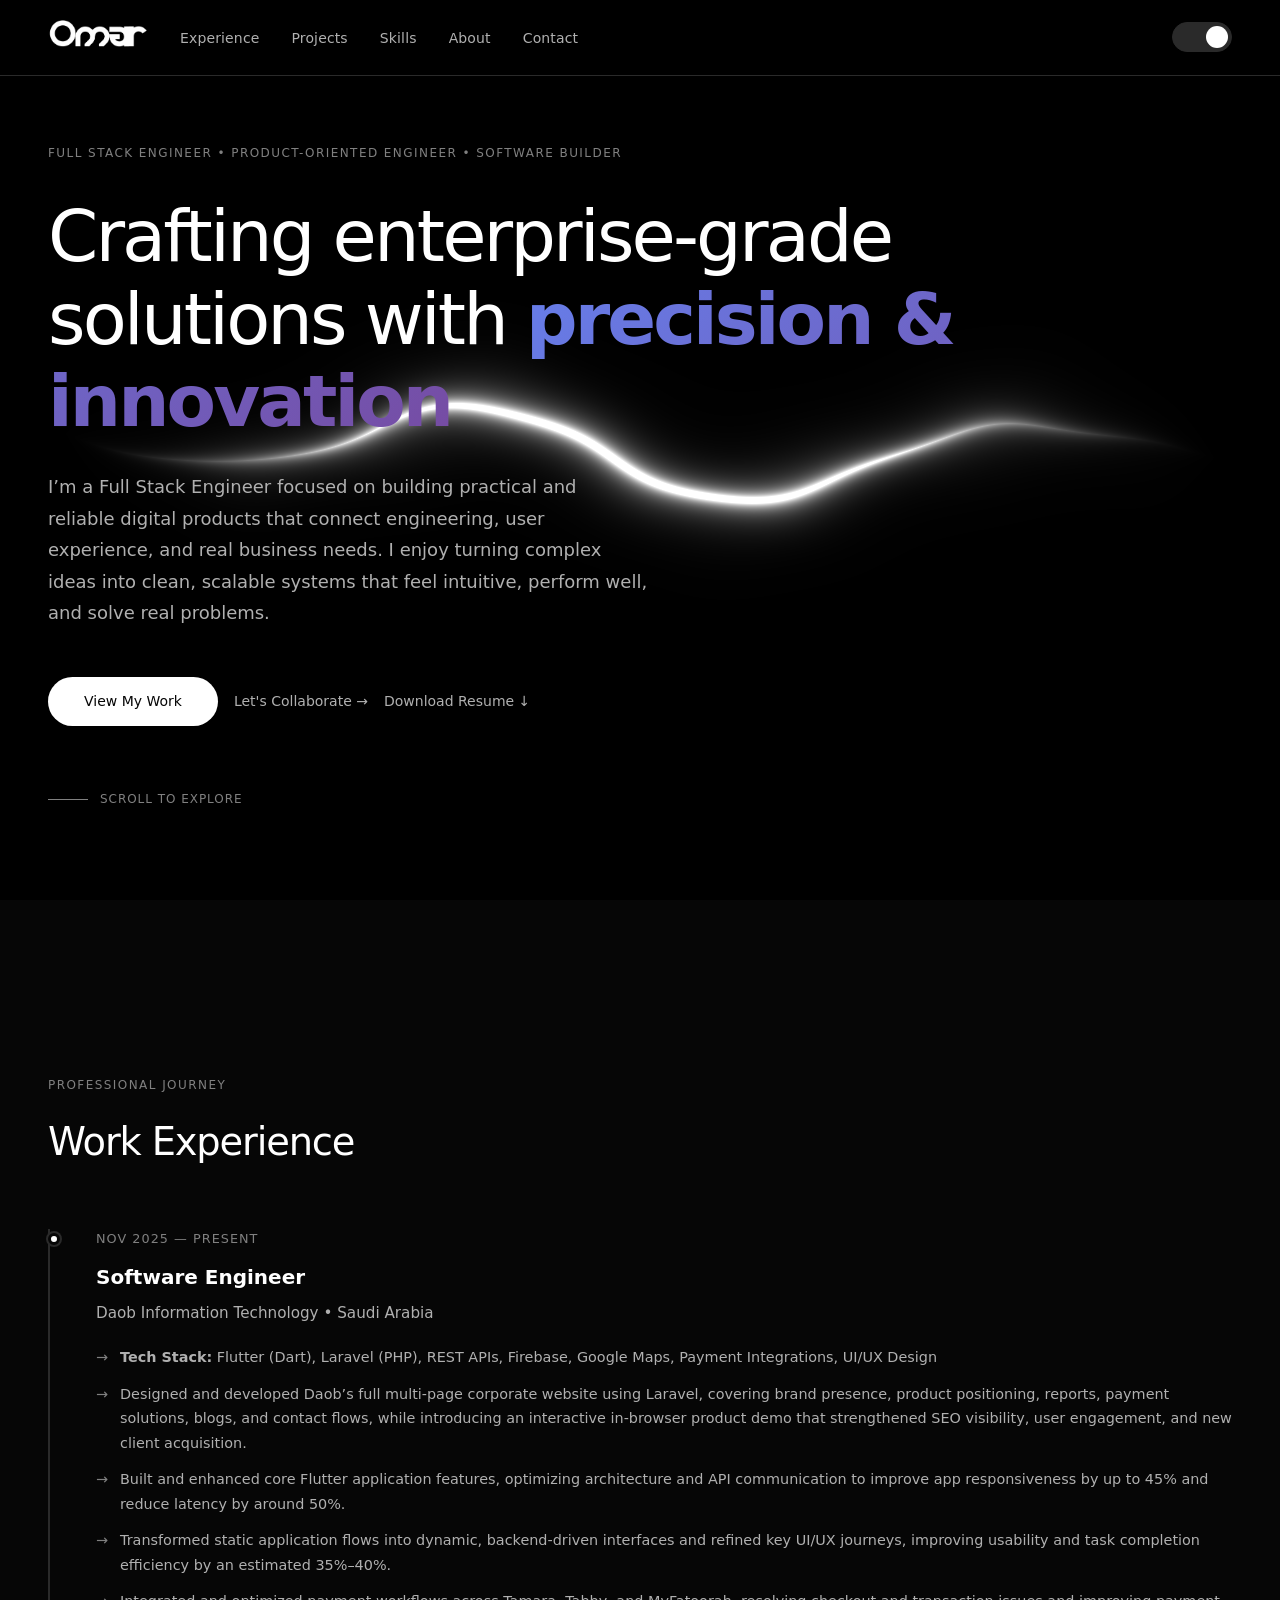
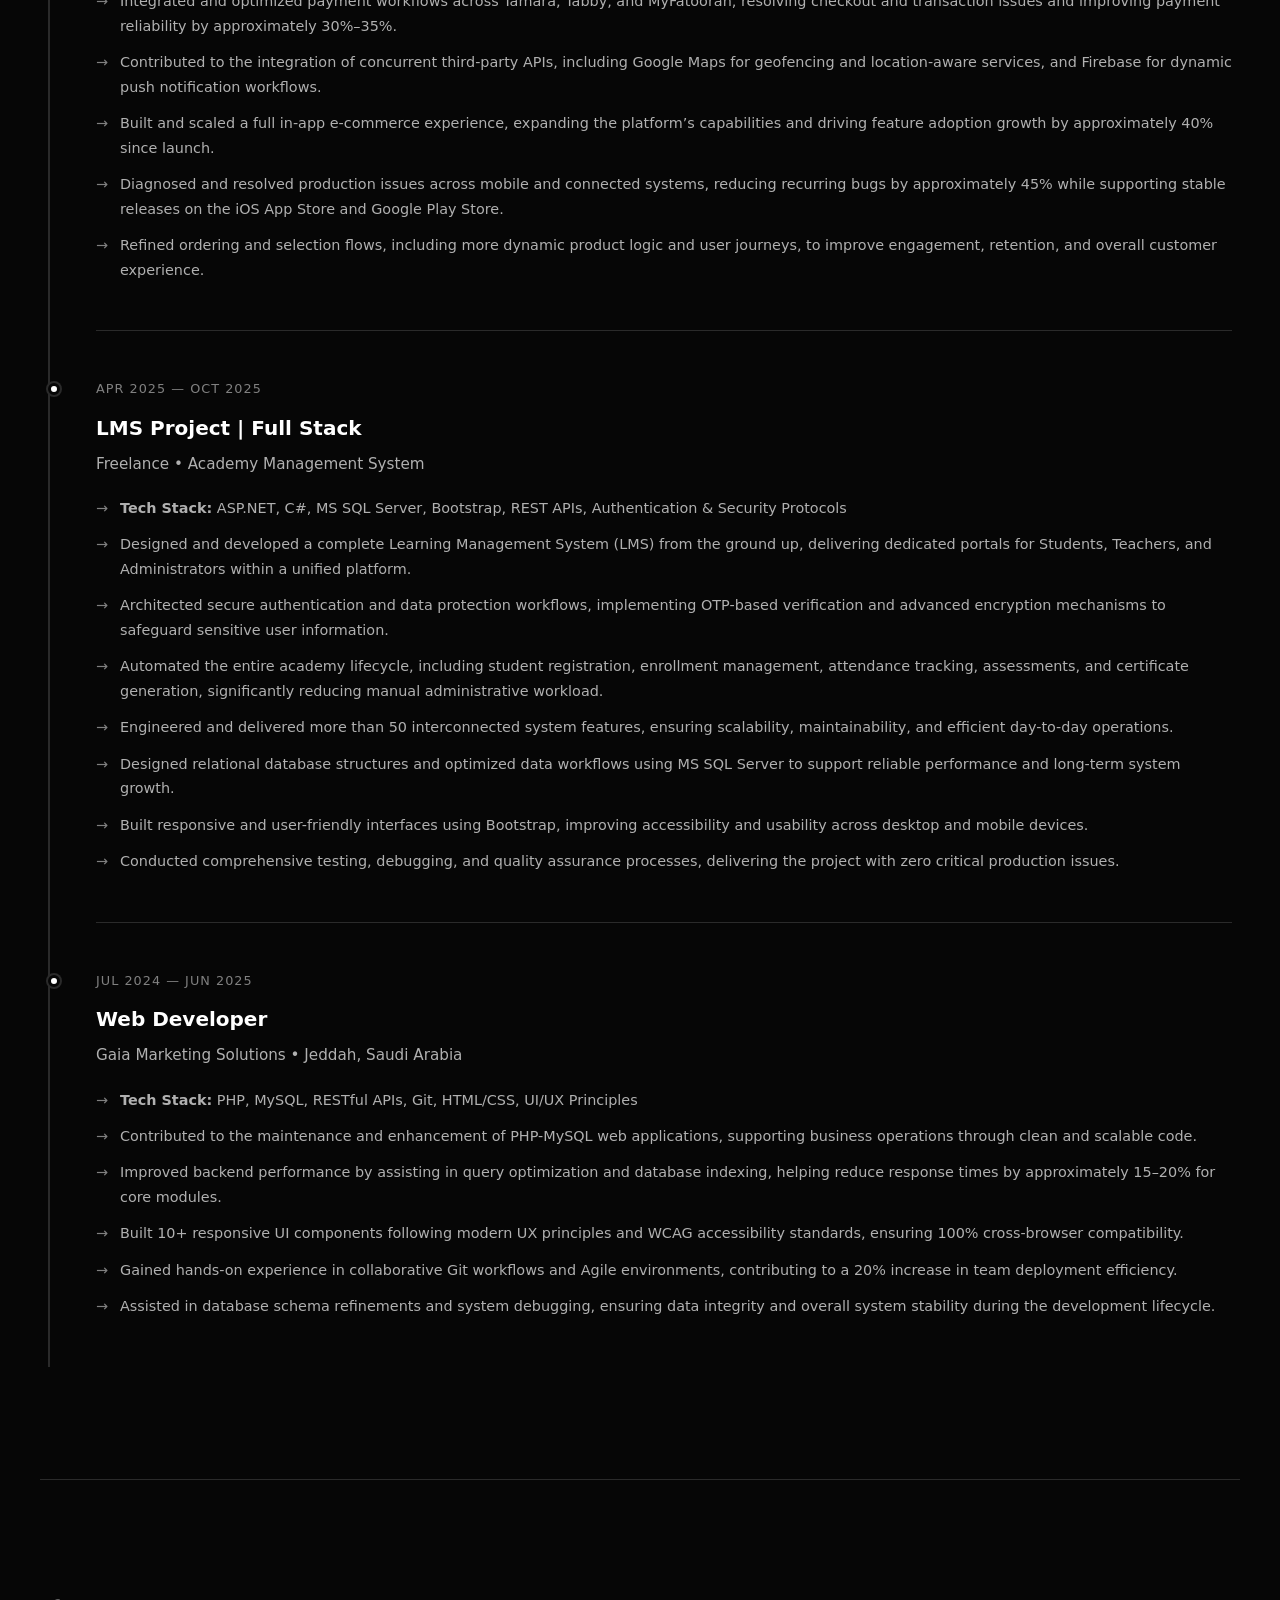
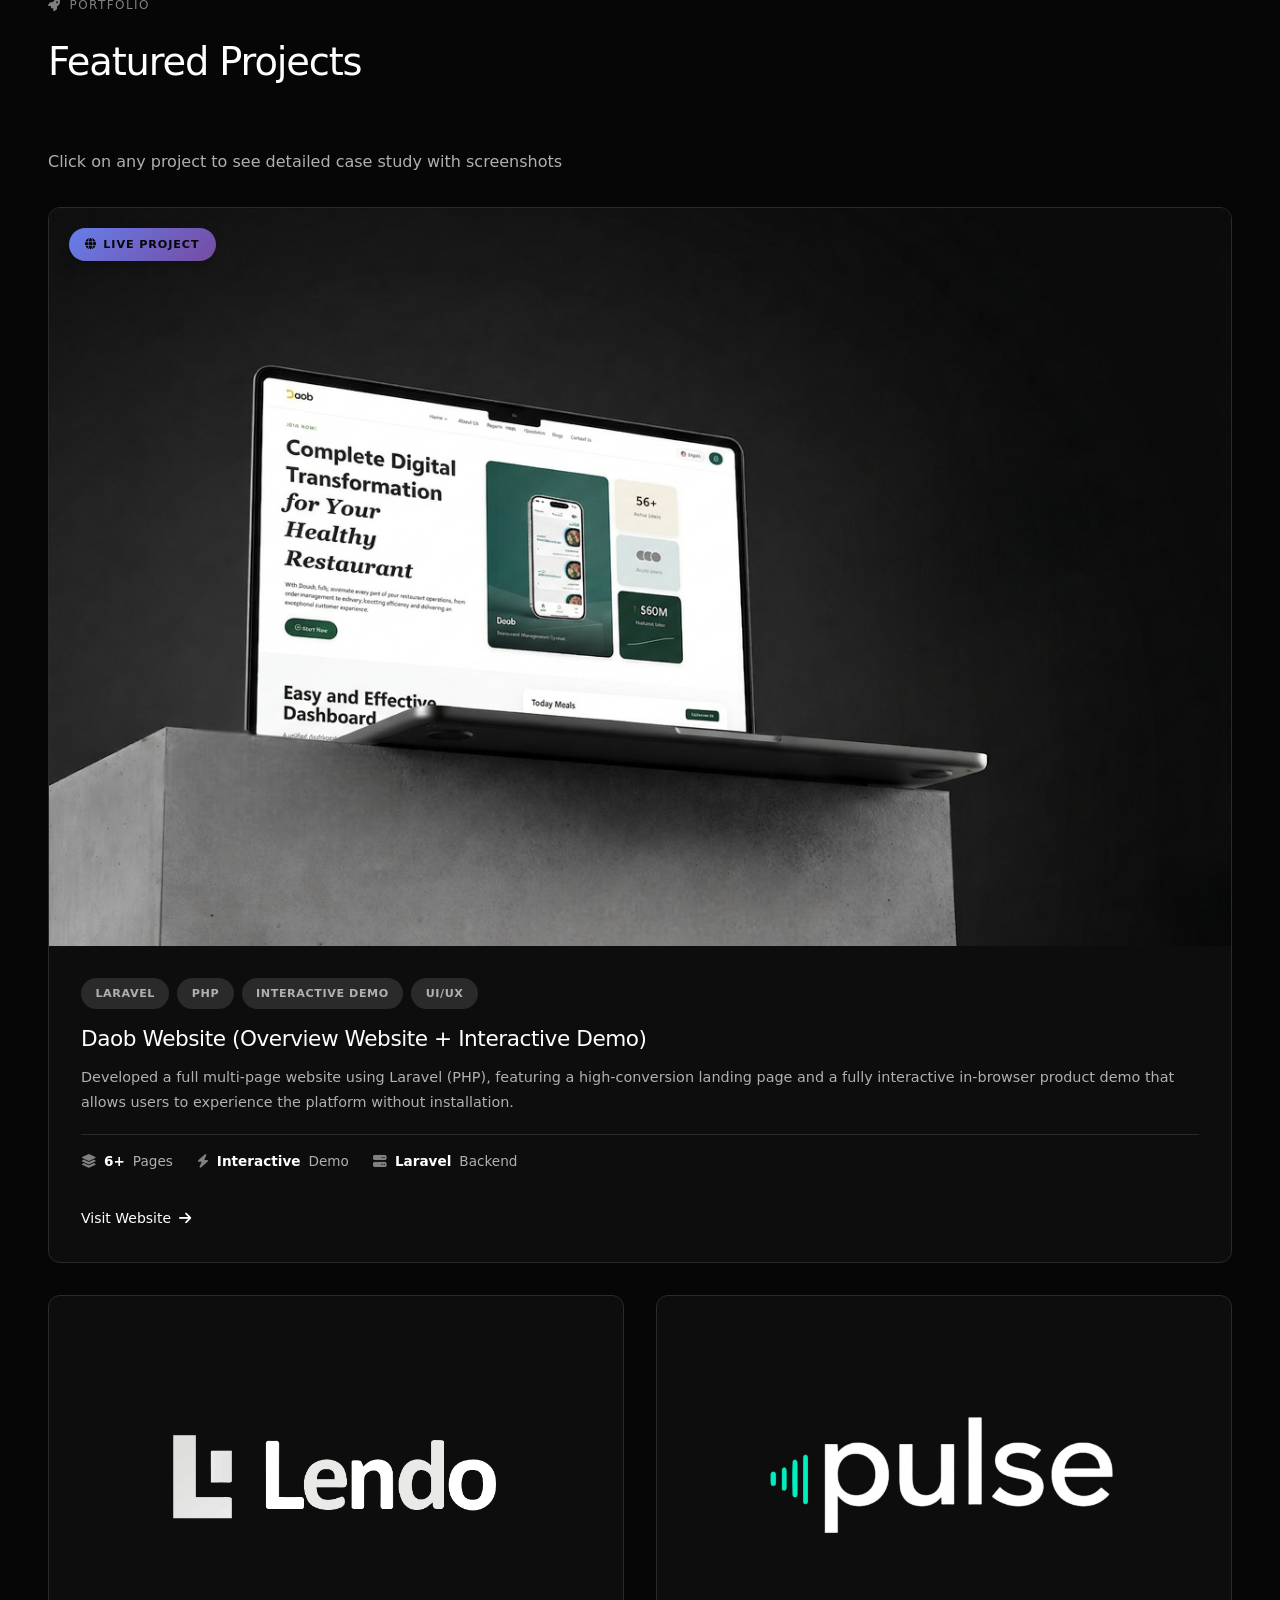
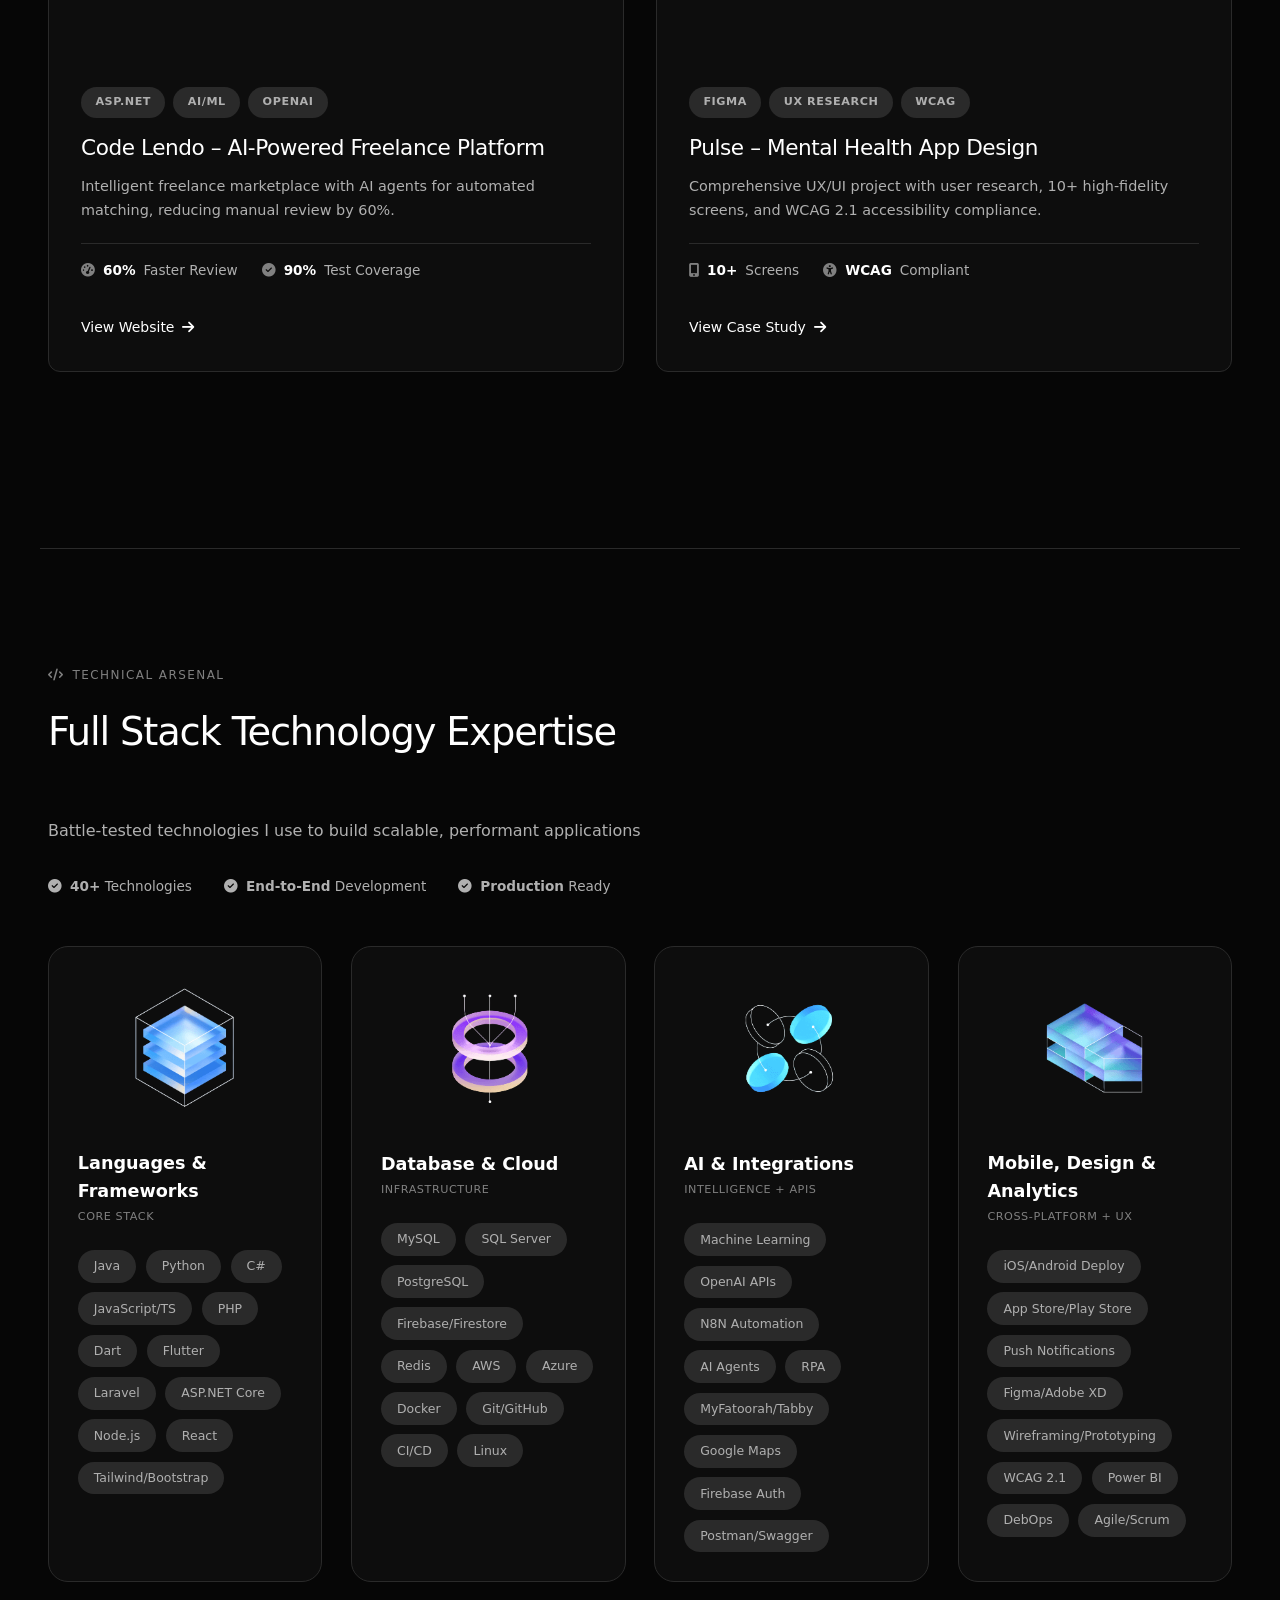
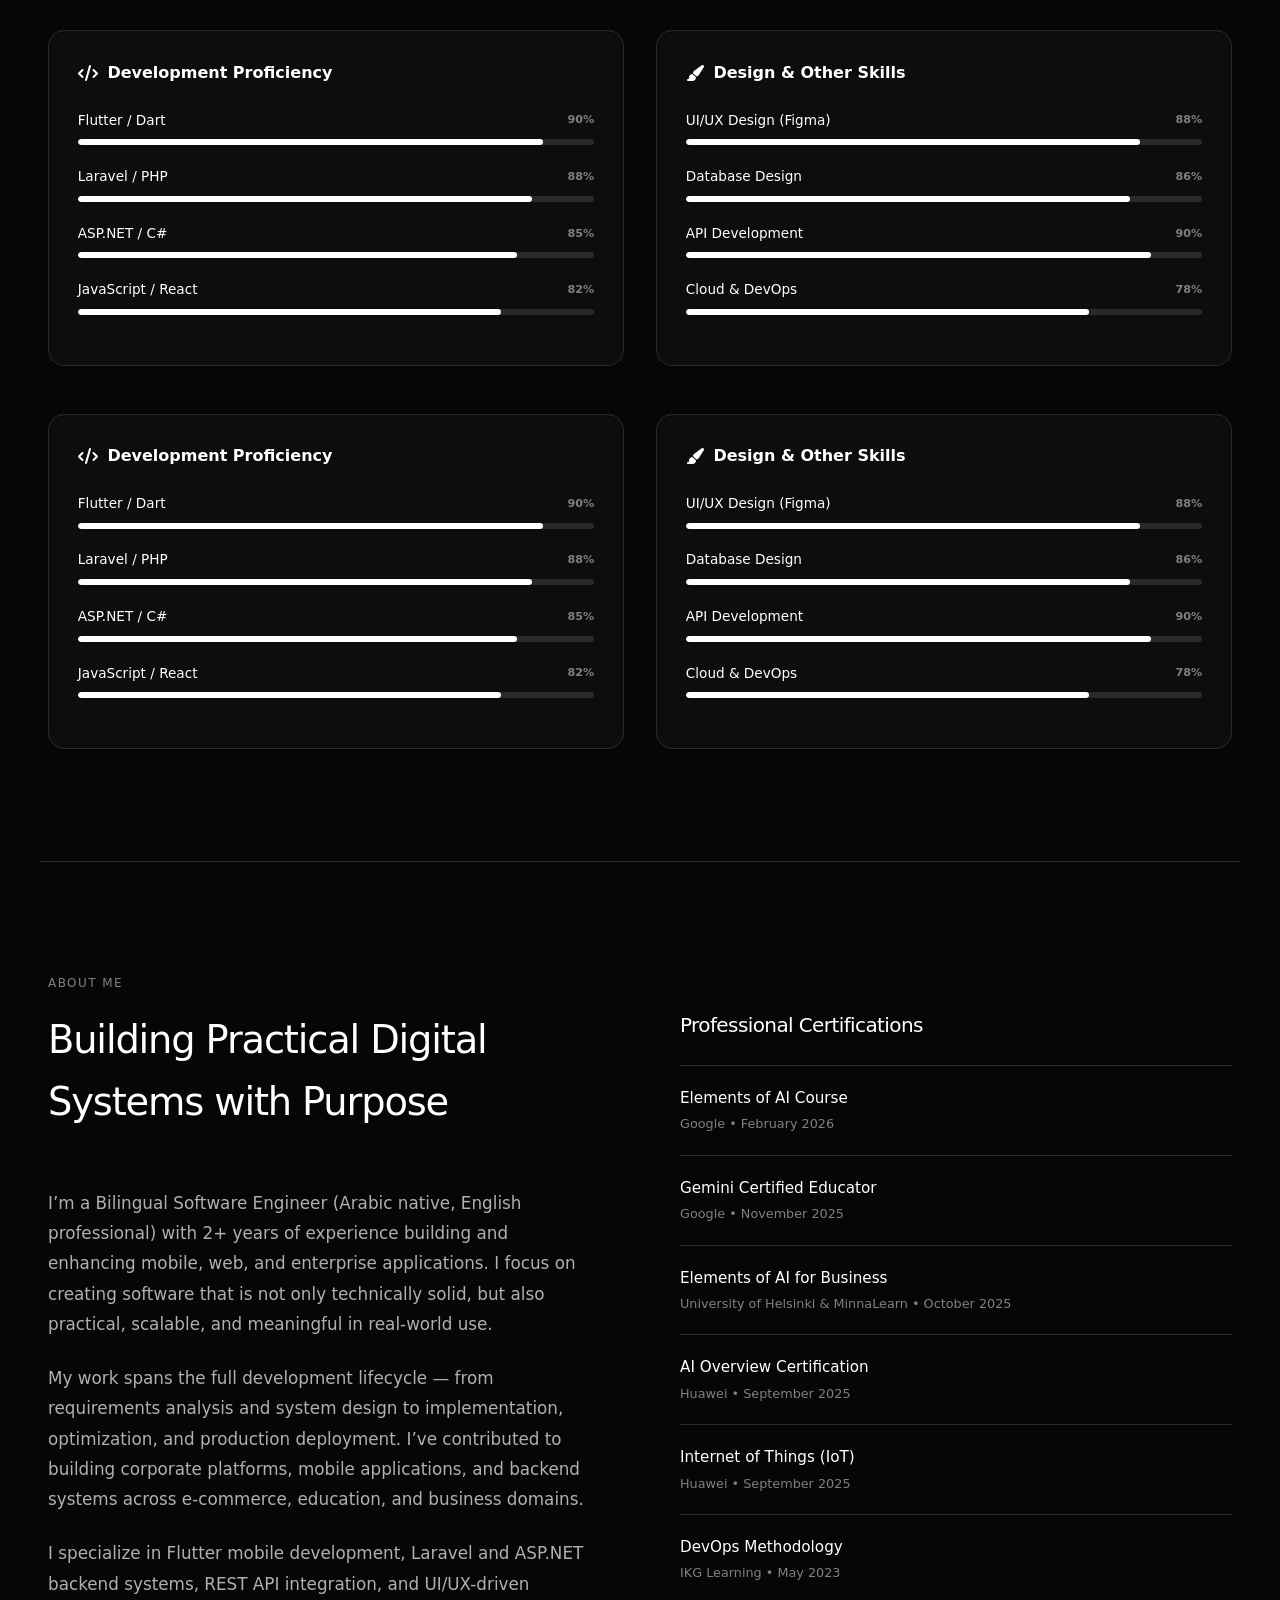
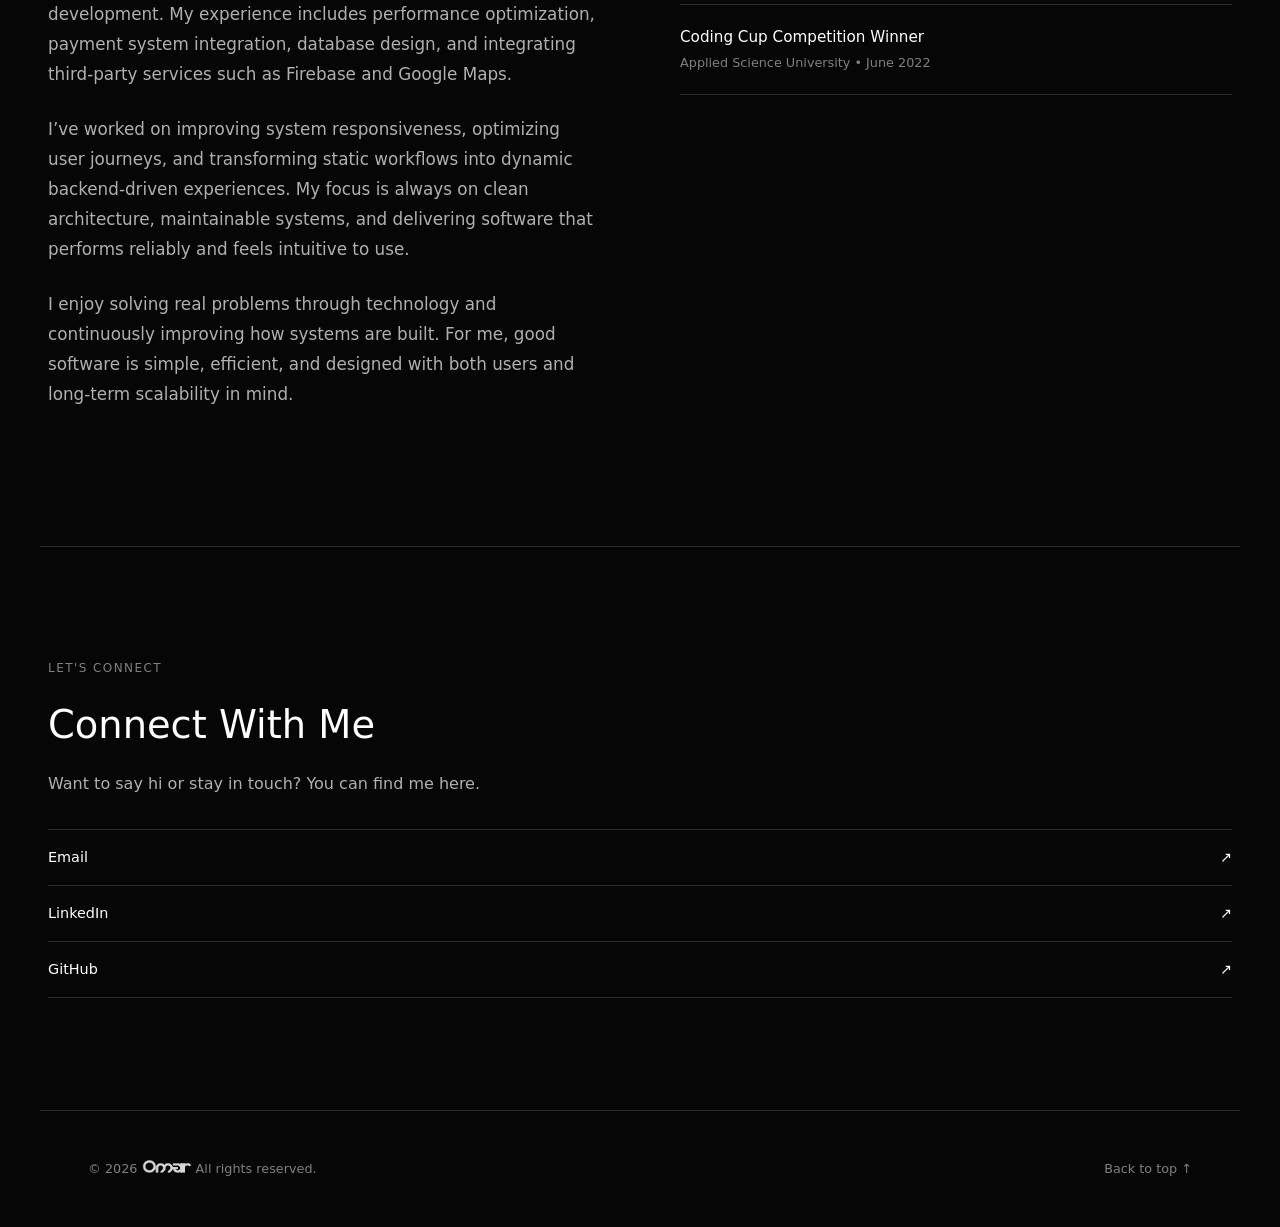
<file: index.html>
<!DOCTYPE html>
<html lang="en">

<head>
    <meta charset="UTF-8">
    <meta name="viewport" content="width=device-width, initial-scale=1.0">
    <title>Omar Abdulmajeed – Portfolio</title>
    <!-- Favicon -->
    <link rel="icon" type="image/png" href="assets/favicon.png" />
    <link rel="stylesheet" href="https://cdnjs.cloudflare.com/ajax/libs/font-awesome/6.4.0/css/all.min.css">
    <!-- JavaScript -->
    <script src="js/script.js" defer></script>
    <!-- CSS -->
    <link href="css/style.css" rel="stylesheet" />
    <!-- Open Graph meta tags -->
    <meta property="og:title" content="Omar Abdulmajeed | Full-Stack Engineer Portfolio" />
    <meta property="og:description"
        content="Explore my projects, certifications, and technical skills in web development, AI, and DevOps." />
    <meta property="og:image" content="https://floatomar.github.io/Portfolio/assets/Thumbnail.png" />
    <meta property="og:url" content="https://floatomar.github.io/Portfolio/" />
    <meta property="og:type" content="website" />
    <meta property="og:site_name" content="Omar Abdulmajeed Portfolio" />
    <meta name="description"
        content="Creative UX Designer & Full-Stack Developer crafting user‑focused identities and engaging digital experiences." />
</head>

<body data-theme="light">

    <nav>
        <div class="nav-left">
            <a href="#" class="nav-logo">
                <img src="assets/logo.png" onclick="window.scrollTo({top: 0, behavior: 'smooth'}); return false;"
                    alt="Logo">
            </a>
            <ul class="nav-links">
                <li><a href="#experience">Experience</a></li>
                <li><a href="#projects">Projects</a></li>
                <li><a href="#skills">Skills</a></li>
                <li><a href="#about">About</a></li>
                <li><a href="#contact">Contact</a></li>
            </ul>
        </div>

        <!-- Mobile Navigation Button -->
        <button class="nav-mobile-toggle" id="mobileMenuToggle" aria-label="Menu">
            <div class="hamburger">
                <span></span>
                <span></span>
                <span></span>
            </div>
        </button>

        <div class="theme-toggle" onclick="toggleTheme()">
            <div class="theme-toggle-slider">🌙</div>
        </div>
    </nav>

    <!-- Mobile Navigation Menu -->

    <div class="mobile-overlay" id="mobileOverlay"></div>

    <div class="nav-mobile-menu" id="mobileMenu">
        <button class="mobile-menu-close" id="closeMobileMenu">✕</button>
        <ul class="nav-mobile-links">
            <li><a href="#experience">Experience</a></li>
            <li><a href="#projects">Projects</a></li>
            <li><a href="#skills">Skills</a></li>
            <li><a href="#about">About</a></li>
            <li><a href="#contact">Contact</a></li>
        </ul>
    </div>

    <!-- HERO SECTION  -->
    <section class="hero">
        <canvas id="hero-canvas"></canvas>

        <div class="hero-content">

            <span class="hero-tag">
                Full Stack Engineer • Product-Oriented Engineer • Software Builder
            </span>

            <h1>Crafting enterprise-grade<br>solutions with <em>precision & innovation</em></h1>

            <p class="hero-desc">
                I’m a Full Stack Engineer focused on building practical and reliable digital products that connect
                engineering,
                user experience, and real business needs. I enjoy turning complex ideas into clean, scalable systems
                that feel
                intuitive, perform well, and solve real problems.
            </p>

            <div class="hero-cta">
                <a href="#projects" class="btn-primary">View My Work</a>
                <a href="#contact" class="btn-ghost">Let's Collaborate →</a>
                <a href="assets/Omar_Abdulmajeed_Resume.pdf" class="btn-ghost" download>Download Resume ↓</a>
            </div>

            <div class="scroll-indicator">
                <span class="scroll-line"></span>
                <span>Scroll to explore</span>
            </div>

        </div>
    </section>
    <!-- EXPERIENCE -->
    <section class="section" id="experience">
        <div class="section-label">Professional Journey</div>
        <h2 class="section-title">Work Experience</h2>

        <div class="timeline">
            <div class="timeline-item">
                <div class="timeline-marker"></div>

                <div class="timeline-date">Nov 2025 — Present</div>

                <h3 class="timeline-title">Software Engineer</h3>

                <div class="timeline-company">Daob Information Technology • Saudi Arabia</div>

                <ul class="timeline-achievements">
                    <li><strong>Tech Stack:</strong> Flutter (Dart), Laravel (PHP), REST APIs, Firebase, Google Maps,
                        Payment Integrations, UI/UX Design</li>

                    <li>Designed and developed Daob’s full multi-page corporate website using Laravel, covering brand
                        presence, product positioning, reports, payment solutions, blogs, and contact flows, while
                        introducing an interactive in-browser product demo that strengthened SEO visibility, user
                        engagement, and new client acquisition.</li>

                    <li>Built and enhanced core Flutter application features, optimizing architecture and API
                        communication to improve app responsiveness by up to 45% and reduce latency by around 50%.</li>

                    <li>Transformed static application flows into dynamic, backend-driven interfaces and refined key
                        UI/UX journeys, improving usability and task completion efficiency by an estimated 35%–40%.</li>

                    <li>Integrated and optimized payment workflows across Tamara, Tabby, and MyFatoorah, resolving
                        checkout and transaction issues and improving payment reliability by approximately 30%–35%.</li>

                    <li>Contributed to the integration of concurrent third-party APIs, including Google Maps for
                        geofencing and location-aware services, and Firebase for dynamic push notification workflows.
                    </li>

                    <li>Built and scaled a full in-app e-commerce experience, expanding the platform’s capabilities and
                        driving feature adoption growth by approximately 40% since launch.</li>

                    <li>Diagnosed and resolved production issues across mobile and connected systems, reducing recurring
                        bugs by approximately 45% while supporting stable releases on the iOS App Store and Google Play
                        Store.</li>

                    <li>Refined ordering and selection flows, including more dynamic product logic and user journeys, to
                        improve engagement, retention, and overall customer experience.</li>
                </ul>
            </div>
            <div class="timeline-item">
                <div class="timeline-marker"></div>
                <div class="timeline-date">Apr 2025 — Oct 2025</div>
                <h3 class="timeline-title">LMS Project | Full Stack</h3>
                <div class="timeline-company">Freelance • Academy Management System</div>

                <ul class="timeline-achievements">
                    <li><strong>Tech Stack:</strong> ASP.NET, C#, MS SQL Server, Bootstrap, REST APIs, Authentication &
                        Security Protocols</li>

                    <li>Designed and developed a complete Learning Management System (LMS) from the ground up,
                        delivering dedicated portals for Students, Teachers, and Administrators within a unified
                        platform.</li>

                    <li>Architected secure authentication and data protection workflows, implementing OTP-based
                        verification and advanced encryption mechanisms to safeguard sensitive user information.</li>

                    <li>Automated the entire academy lifecycle, including student registration, enrollment management,
                        attendance tracking, assessments, and certificate generation, significantly reducing manual
                        administrative workload.</li>

                    <li>Engineered and delivered more than 50 interconnected system features, ensuring scalability,
                        maintainability, and efficient day-to-day operations.</li>

                    <li>Designed relational database structures and optimized data workflows using MS SQL Server to
                        support reliable performance and long-term system growth.</li>

                    <li>Built responsive and user-friendly interfaces using Bootstrap, improving accessibility and
                        usability across desktop and mobile devices.</li>

                    <li>Conducted comprehensive testing, debugging, and quality assurance processes, delivering the
                        project with zero critical production issues.</li>
                </ul>
            </div>

            <div class="timeline-item">
                <div class="timeline-marker"></div>
                <div class="timeline-date">Jul 2024 — Jun 2025</div>
                <h3 class="timeline-title">Web Developer</h3>
                <div class="timeline-company">Gaia Marketing Solutions • Jeddah, Saudi Arabia</div>

                <ul class="timeline-achievements">
                    <li><strong>Tech Stack:</strong> PHP, MySQL, RESTful APIs, Git, HTML/CSS, UI/UX Principles</li>

                    <li>Contributed to the maintenance and enhancement of PHP-MySQL web applications, supporting
                        business operations through clean and scalable code.</li>

                    <li>Improved backend performance by assisting in query optimization and database indexing, helping
                        reduce response times by approximately 15–20% for core modules.</li>

                    <li>Built 10+ responsive UI components following modern UX principles and WCAG accessibility
                        standards, ensuring 100% cross-browser compatibility.</li>

                    <li>Gained hands-on experience in collaborative Git workflows and Agile environments, contributing
                        to a 20% increase in team deployment efficiency.</li>

                    <li>Assisted in database schema refinements and system debugging, ensuring data integrity and
                        overall system stability during the development lifecycle.</li>
                </ul>
                </ul>
            </div>
        </div>
    </section>

    <div class="divider"></div>
    <!-- PROJECTS -->
    <section class="section" id="projects">
        <div class="section-header">
            <span class="section-badge"><i class="fas fa-rocket"></i> Portfolio</span>
            <h2 class="section-title">Featured Projects</h2>
            <p class="section-desc">Click on any project to see detailed case study with screenshots</p>
        </div>

        <div class="projects-grid">

            <!-- Daob -->
            <a href="https://daob.sa" target="_blank" class="project-card featured animate-on-scroll">
                <div class="project-badge current">
                    <i class="fas fa-globe"></i> Live Project
                </div>

                <div class="project-img">
                    <img src="assets/daob-website.jpg" alt="Daob SaaS Website"
                        onerror="this.style.display='none'; this.nextElementSibling.style.display='flex';">

                    <div class="project-img-placeholder"
                        style="background: linear-gradient(135deg, #0f172a, #1e293b); display: none;">
                        <i class="fas fa-layer-group"></i>
                        <span>Laravel Website</span>
                    </div>

                    <div class="project-img-overlay"></div>
                </div>

                <div class="project-content">
                    <div class="project-tags">

                        <span class="tag">Laravel</span>
                        <span class="tag">PHP</span>
                        <span class="tag">Interactive Demo</span>
                        <span class="tag">UI/UX</span>
                    </div>

                    <div class="project-title">
                        Daob Website (Overview Website + Interactive Demo)
                    </div>

                    <div class="project-desc">
                        Developed a full multi-page website using Laravel (PHP), featuring a high-conversion
                        landing page
                        and a fully interactive in-browser product demo that allows users to experience the platform
                        without installation.
                    </div>

                    <div class="project-stats">
                        <div class="project-stat">
                            <i class="fas fa-layer-group"></i>
                            <strong>6+</strong> Pages
                        </div>
                        <div class="project-stat">
                            <i class="fas fa-bolt"></i>
                            <strong>Interactive</strong> Demo
                        </div>
                        <div class="project-stat">
                            <i class="fas fa-server"></i>
                            <strong>Laravel</strong> Backend
                        </div>
                    </div>

                    <span class="project-link">
                        Visit Website <i class="fas fa-arrow-right"></i>
                    </span>
                </div>
            </a>

            <!-- Academy System -->
            <!-- <a href="project-academy.html" class="project-card animate-on-scroll">
                <div class="project-badge">
                    <i class="fas fa-star"></i> Featured
                </div>
                <div class="project-img">
                    <img src="assets/codelendo-logo.png" alt="Academy LMS"
                        onerror="this.style.display='none'; this.nextElementSibling.style.display='flex';">
                    <div class="project-img-placeholder" style="background: var(--gradient-dotnet); display: none;">
                        <i class="fas fa-graduation-cap"></i>
                        <span>Academy LMS</span>
                    </div>
                    <div class="project-img-overlay"></div>
                </div>
                <div class="project-content">
                    <div class="project-tags">
                        <span class="tag">ASP.NET</span>
                        <span class="tag">MS SQL</span>
                        <span class="tag">Full Stack</span>
                    </div>
                    <div class="project-title">Academy Learning Management System</div>
                    <div class="project-desc">
                        Complete academy platform with 3 user portals, course management,
                        automated workflows, and enterprise-grade security.
                    </div>
                    <div class="project-stats">
                        <div class="project-stat">
                            <i class="fas fa-users"></i>
                            <strong>3</strong> Portals
                        </div>
                        <div class="project-stat">
                            <i class="fas fa-shield-alt"></i>
                            <strong>100%</strong> Encrypted
                        </div>
                    </div>
                    <span class="project-link">View Case Study <i class="fas fa-arrow-right"></i></span>
                </div>
            </a> -->

            <!-- Code Lendo  -->
            <a href="https://codelendo.runasp.net/" class="project-card animate-on-scroll invert-on-light">
                <div class="project-img">
                    <img src="assets/codelendo-logo.png" alt="AI Platform"
                        onerror="this.style.display='none'; this.nextElementSibling.style.display='flex';">
                    <div class="project-img-placeholder" style="background: var(--gradient-1); display: none;">
                        <i class="fas fa-robot"></i>
                        <span>AI Platform</span>
                    </div>
                    <div class="project-img-overlay"></div>
                </div>
                <div class="project-content">
                    <div class="project-tags">
                        <span class="tag">ASP.NET</span>
                        <span class="tag">AI/ML</span>
                        <span class="tag">OpenAI</span>
                    </div>
                    <div class="project-title">Code Lendo – AI-Powered Freelance Platform</div>
                    <div class="project-desc">
                        Intelligent freelance marketplace with AI agents for automated matching,
                        reducing manual review by 60%.
                    </div>
                    <div class="project-stats">
                        <div class="project-stat">
                            <i class="fas fa-tachometer-alt"></i>
                            <strong>60%</strong> Faster Review
                        </div>
                        <div class="project-stat">
                            <i class="fas fa-check-circle"></i>
                            <strong>90%</strong> Test Coverage
                        </div>
                    </div>
                    <span class="project-link">View Website <i class="fas fa-arrow-right"></i></span>
                </div>
            </a>

            <!-- Pulse -->
            <a href="https://www.figma.com/design/jZrSVjroRfsxSfpeNZOCSc/Pulse?node-id=0-1&t=zQhSIx382LRmRDEp-1"
                class="project-card animate-on-scroll invert-on-light">
                <div class="project-img">
                    <img src="assets/pulse-logo.png" alt="Mental Health App"
                        onerror="this.style.display='none'; this.nextElementSibling.style.display='flex';">
                    <div class="project-img-placeholder" style="background: var(--gradient-2); display: none;">
                        <i class="fas fa-heart"></i>
                        <span>UX Design</span>
                    </div>
                    <div class="project-img-overlay"></div>
                </div>
                <div class="project-content">
                    <div class="project-tags">
                        <span class="tag">Figma</span>
                        <span class="tag">UX Research</span>
                        <span class="tag">WCAG</span>
                    </div>
                    <div class="project-title">Pulse – Mental Health App Design</div>
                    <div class="project-desc">
                        Comprehensive UX/UI project with user research, 10+ high-fidelity screens,
                        and WCAG 2.1 accessibility compliance.
                    </div>
                    <div class="project-stats">
                        <div class="project-stat">
                            <i class="fas fa-mobile-alt"></i>
                            <strong>10+</strong> Screens
                        </div>
                        <div class="project-stat">
                            <i class="fas fa-universal-access"></i>
                            <strong>WCAG</strong> Compliant
                        </div>
                    </div>
                    <span class="project-link">View Case Study <i class="fas fa-arrow-right"></i></span>
                </div>
            </a>
            <!-- N8N Automation -->
            <!-- <a href="project-automation.html" class="project-card animate-on-scroll">
                <div class="project-img">
                    <img src="https://images.unsplash.com/photo-1518432031352-d6fc5c10da5a?w=800&h=500&fit=crop"
                        alt="Automation Workflows"
                        onerror="this.style.display='none'; this.nextElementSibling.style.display='flex';">
                    <div class="project-img-placeholder"
                        style="background: linear-gradient(135deg, #FF6B6B 0%, #EE5A5A 100%); display: none;">
                        <i class="fas fa-cogs"></i>
                        <span>Automation</span>
                    </div>
                    <div class="project-img-overlay"></div>
                </div>
                <div class="project-content">
                    <div class="project-tags">
                        <span class="tag">N8N</span>
                        <span class="tag">Automation</span>
                        <span class="tag">APIs</span>
                    </div>
                    <div class="project-title">N8N Workflow Automation Suite</div>
                    <div class="project-desc">
                        5+ sophisticated automation workflows eliminating 80% of manual repetitive tasks.
                    </div>
                    <div class="project-stats">
                        <div class="project-stat">
                            <i class="fas fa-stream"></i>
                            <strong>5+</strong> Workflows
                        </div>
                        <div class="project-stat">
                            <i class="fas fa-clock"></i>
                            <strong>80%</strong> Time Saved
                        </div>
                    </div>
                    <span class="project-link">View Details <i class="fas fa-arrow-right"></i></span>
                </div>
            </a> -->
        </div>

        <!-- BEFORE/AFTER PREVIEW -->
        <!-- <div class="section-header" style="margin-top: 5rem;">
            <span class="section-badge"><i class="fas fa-magic"></i> UI Enhancement</span>
            <h2 class="section-title">Before & After</h2>
            <p class="section-desc">Drag the slider to see UI transformations</p>
        </div>

        <div class="before-after-preview">
            <div class="ba-preview-card animate-on-scroll">
                <div class="ba-preview-img" data-comparison>
                    <div class="ba-preview-before">
                        <i class="fas fa-desktop"></i>
                        <span>Before</span>
                    </div>
                    <div class="ba-preview-after">
                        <i class="fas fa-sparkles"></i>
                        <span>After</span>
                    </div>
                    <div class="ba-slider-handle"></div>
                </div>
                <div class="ba-preview-content">
                    <div class="ba-preview-title">Dashboard Redesign</div>
                    <div class="ba-preview-desc">Clean, data-focused interface</div>
                </div>
            </div>

            <div class="ba-preview-card animate-on-scroll">
                <div class="ba-preview-img" data-comparison>
                    <div class="ba-preview-before">
                        <i class="fas fa-mobile-alt"></i>
                        <span>Before</span>
                    </div>
                    <div class="ba-preview-after" style="background: var(--gradient-4);">
                        <i class="fas fa-mobile-alt"></i>
                        <span>After</span>
                    </div>
                    <div class="ba-slider-handle"></div>
                </div>
                <div class="ba-preview-content">
                    <div class="ba-preview-title">Mobile App Flow</div>
                    <div class="ba-preview-desc">Improved user journey</div>
                </div>
            </div>

            <div class="ba-preview-card animate-on-scroll">
                <div class="ba-preview-img" data-comparison>
                    <div class="ba-preview-before">
                        <i class="fas fa-shopping-cart"></i>
                        <span>Before</span>
                    </div>
                    <div class="ba-preview-after" style="background: var(--gradient-5);">
                        <i class="fas fa-shopping-cart"></i>
                        <span>After</span>
                    </div>
                    <div class="ba-slider-handle"></div>
                </div>
                <div class="ba-preview-content">
                    <div class="ba-preview-title">Checkout Optimization</div>
                    <div class="ba-preview-desc">Reduced cart abandonment</div>
                </div>
            </div>
        </div> -->
    </section>

    <div class="divider"></div>

    <!-- SKILLS  -->
    <section class="section" id="skills">
        <div class="skills-wrapper">
            <div class="section-header">
                <span class="section-badge"><i class="fas fa-code"></i> Technical Arsenal</span>
                <h2 class="section-title">Full Stack Technology Expertise</h2>
                <p class="section-desc">Battle-tested technologies I use to build scalable, performant applications</p>

                <div class="skills-tagline">
                    <div class="skills-tagline-item">
                        <i class="fas fa-check-circle"></i>
                        <span><strong>40+</strong> Technologies</span>
                    </div>
                    <div class="skills-tagline-item">
                        <i class="fas fa-check-circle"></i>
                        <span><strong>End-to-End</strong> Development</span>
                    </div>
                    <div class="skills-tagline-item">
                        <i class="fas fa-check-circle"></i>
                        <span><strong>Production</strong> Ready</span>
                    </div>
                </div>
            </div>


            <div class="skills-categories">
                <div class="skill-category animate-on-scroll">
                    <div class="skill-category-header">
                        <div class="skill-category-icon" data-bg="1">
                            <img class="skill-icon-img" src="assets/Icons/icon-skill1.png" alt="Mobile Icon">

                        </div>
                        <div>
                            <div class="skill-category-title">Languages & Frameworks</div>
                            <div class="skill-category-count">Core Stack</div>
                        </div>
                    </div>
                    <div class="skill-list">
                        <span class="skill-item">Java</span>
                        <span class="skill-item">Python</span>
                        <span class="skill-item">C#</span>
                        <span class="skill-item">JavaScript/TS</span>
                        <span class="skill-item">PHP</span>
                        <span class="skill-item">Dart</span>
                        <span class="skill-item">Flutter</span>
                        <span class="skill-item">Laravel</span>
                        <span class="skill-item">ASP.NET Core</span>
                        <span class="skill-item">Node.js</span>
                        <span class="skill-item">React</span>
                        <span class="skill-item">Tailwind/Bootstrap</span>
                    </div>
                </div>


                <div class="skill-category animate-on-scroll">
                    <div class="skill-category-header">
                        <div class="skill-category-icon" data-bg="2">
                            <img class="skill-icon-img" src="assets/Icons/icon-skill3.png" alt="Mobile Icon">

                        </div>
                        <div>
                            <div class="skill-category-title">Database & Cloud</div>
                            <div class="skill-category-count">Infrastructure</div>
                        </div>
                    </div>
                    <div class="skill-list">
                        <span class="skill-item">MySQL</span>
                        <span class="skill-item">SQL Server</span>
                        <span class="skill-item">PostgreSQL</span>
                        <span class="skill-item">Firebase/Firestore</span>
                        <span class="skill-item">Redis</span>
                        <span class="skill-item">AWS</span>
                        <span class="skill-item">Azure</span>
                        <span class="skill-item">Docker</span>
                        <span class="skill-item">Git/GitHub</span>
                        <span class="skill-item">CI/CD</span>
                        <span class="skill-item">Linux</span>
                    </div>
                </div>


                <div class="skill-category animate-on-scroll">
                    <div class="skill-category-header">
                        <div class="skill-category-icon" data-bg="3">
                            <img class="skill-icon-img" src="assets/Icons/icon-skill2.png" alt="Mobile Icon">

                        </div>
                        <div>
                            <div class="skill-category-title">AI & Integrations</div>
                            <div class="skill-category-count">Intelligence + APIs</div>
                        </div>
                    </div>
                    <div class="skill-list">
                        <span class="skill-item">Machine Learning</span>
                        <span class="skill-item">OpenAI APIs</span>
                        <span class="skill-item">N8N Automation</span>
                        <span class="skill-item">AI Agents</span>
                        <span class="skill-item">RPA</span>
                        <span class="skill-item">MyFatoorah/Tabby</span>
                        <span class="skill-item">Google Maps</span>
                        <span class="skill-item">Firebase Auth</span>
                        <span class="skill-item">Postman/Swagger</span>
                    </div>
                </div>

                <div class="skill-category animate-on-scroll">
                    <div class="skill-category-header">
                        <div class="skill-category-icon" data-bg="4">
                            <img class="skill-icon-img" src="assets/Icons/icon-skill4.png" alt="Mobile Icon">
                        </div>
                        <div>
                            <div class="skill-category-title">Mobile, Design & Analytics</div>
                            <div class="skill-category-count">Cross-Platform + UX</div>
                        </div>
                    </div>
                    <div class="skill-list">
                        <span class="skill-item">iOS/Android Deploy</span>
                        <span class="skill-item">App Store/Play Store</span>
                        <span class="skill-item">Push Notifications</span>
                        <span class="skill-item">Figma/Adobe XD</span>
                        <span class="skill-item">Wireframing/Prototyping</span>
                        <span class="skill-item">WCAG 2.1</span>
                        <span class="skill-item">Power BI</span>
                        <span class="skill-item">DebOps</span>
                        <span class="skill-item">Agile/Scrum</span>
                    </div>
                </div>
            </div>

            <!-- Skill Bars -->
            <div class="skills-bars">
                <div class="skill-bar-group animate-on-scroll">
                    <div class="skill-bar-title">
                        <i class="fas fa-code"></i> Development Proficiency
                    </div>
                    <div class="skill-bar">
                        <div class="skill-bar-header">
                            <span class="skill-bar-name">Flutter / Dart</span>
                            <span class="skill-bar-percent">90%</span>
                        </div>
                        <div class="skill-bar-track">
                            <div class="skill-bar-fill" style="--percentage: 90%;"></div>
                        </div>
                    </div>
                    <div class="skill-bar">
                        <div class="skill-bar-header">
                            <span class="skill-bar-name">Laravel / PHP</span>
                            <span class="skill-bar-percent">88%</span>
                        </div>
                        <div class="skill-bar-track">
                            <div class="skill-bar-fill" style="--percentage: 88%;"></div>
                        </div>
                    </div>
                    <div class="skill-bar">
                        <div class="skill-bar-header">
                            <span class="skill-bar-name">ASP.NET / C#</span>
                            <span class="skill-bar-percent">85%</span>
                        </div>
                        <div class="skill-bar-track">
                            <div class="skill-bar-fill" style="--percentage: 85%;"></div>
                        </div>
                    </div>
                    <div class="skill-bar">
                        <div class="skill-bar-header">
                            <span class="skill-bar-name">JavaScript / React</span>
                            <span class="skill-bar-percent">82%</span>
                        </div>
                        <div class="skill-bar-track">
                            <div class="skill-bar-fill" style="--percentage: 82%;"></div>
                        </div>
                    </div>
                </div>

                <div class="skill-bar-group animate-on-scroll">
                    <div class="skill-bar-title">
                        <i class="fas fa-paint-brush"></i> Design & Other Skills
                    </div>
                    <div class="skill-bar">
                        <div class="skill-bar-header">
                            <span class="skill-bar-name">UI/UX Design (Figma)</span>
                            <span class="skill-bar-percent">88%</span>
                        </div>
                        <div class="skill-bar-track">
                            <div class="skill-bar-fill" style="--percentage: 88%;"></div>
                        </div>
                    </div>
                    <div class="skill-bar">
                        <div class="skill-bar-header">
                            <span class="skill-bar-name">Database Design</span>
                            <span class="skill-bar-percent">86%</span>
                        </div>
                        <div class="skill-bar-track">
                            <div class="skill-bar-fill" style="--percentage: 86%;"></div>
                        </div>
                    </div>
                    <div class="skill-bar">
                        <div class="skill-bar-header">
                            <span class="skill-bar-name">API Development</span>
                            <span class="skill-bar-percent">90%</span>
                        </div>
                        <div class="skill-bar-track">
                            <div class="skill-bar-fill" style="--percentage: 90%;"></div>
                        </div>
                    </div>
                    <div class="skill-bar">
                        <div class="skill-bar-header">
                            <span class="skill-bar-name">Cloud & DevOps</span>
                            <span class="skill-bar-percent">78%</span>
                        </div>
                        <div class="skill-bar-track">
                            <div class="skill-bar-fill" style="--percentage: 78%;"></div>
                        </div>
                    </div>
                </div>
            </div>
        </div>


        <!-- SKILL BARS -->
        <div class="skills-bars">
            <div class="skill-bar-group animate-on-scroll">
                <div class="skill-bar-title">
                    <i class="fas fa-code"></i> Development Proficiency
                </div>
                <div class="skill-bar">
                    <div class="skill-bar-header">
                        <span class="skill-bar-name">Flutter / Dart</span>
                        <span class="skill-bar-percent">90%</span>
                    </div>
                    <div class="skill-bar-track">
                        <div class="skill-bar-fill" style="--percentage: 90%;"></div>
                    </div>
                </div>
                <div class="skill-bar">
                    <div class="skill-bar-header">
                        <span class="skill-bar-name">Laravel / PHP</span>
                        <span class="skill-bar-percent">88%</span>
                    </div>
                    <div class="skill-bar-track">
                        <div class="skill-bar-fill" style="--percentage: 88%;"></div>
                    </div>
                </div>
                <div class="skill-bar">
                    <div class="skill-bar-header">
                        <span class="skill-bar-name">ASP.NET / C#</span>
                        <span class="skill-bar-percent">85%</span>
                    </div>
                    <div class="skill-bar-track">
                        <div class="skill-bar-fill" style="--percentage: 85%;"></div>
                    </div>
                </div>
                <div class="skill-bar">
                    <div class="skill-bar-header">
                        <span class="skill-bar-name">JavaScript / React</span>
                        <span class="skill-bar-percent">82%</span>
                    </div>
                    <div class="skill-bar-track">
                        <div class="skill-bar-fill" style="--percentage: 82%;"></div>
                    </div>
                </div>
            </div>

            <div class="skill-bar-group animate-on-scroll">
                <div class="skill-bar-title">
                    <i class="fas fa-paint-brush"></i> Design & Other Skills
                </div>
                <div class="skill-bar">
                    <div class="skill-bar-header">
                        <span class="skill-bar-name">UI/UX Design (Figma)</span>
                        <span class="skill-bar-percent">88%</span>
                    </div>
                    <div class="skill-bar-track">
                        <div class="skill-bar-fill" style="--percentage: 88%;"></div>
                    </div>
                </div>
                <div class="skill-bar">
                    <div class="skill-bar-header">
                        <span class="skill-bar-name">Database Design</span>
                        <span class="skill-bar-percent">86%</span>
                    </div>
                    <div class="skill-bar-track">
                        <div class="skill-bar-fill" style="--percentage: 86%;"></div>
                    </div>
                </div>
                <div class="skill-bar">
                    <div class="skill-bar-header">
                        <span class="skill-bar-name">API Development</span>
                        <span class="skill-bar-percent">90%</span>
                    </div>
                    <div class="skill-bar-track">
                        <div class="skill-bar-fill" style="--percentage: 90%;"></div>
                    </div>
                </div>
                <div class="skill-bar">
                    <div class="skill-bar-header">
                        <span class="skill-bar-name">Cloud & DevOps</span>
                        <span class="skill-bar-percent">78%</span>
                    </div>
                    <div class="skill-bar-track">
                        <div class="skill-bar-fill" style="--percentage: 78%;"></div>
                    </div>
                </div>
            </div>
        </div>
        </div>
    </section>

    <div class="divider"></div>

    <!-- ABOUT -->
    <section class="section" id="about">
        <div class="section-label">About Me</div>
        <div class="about-grid">
            <div class="about-text">
                <h2 class="section-title">Building Practical Digital Systems with Purpose</h2>

                <p>
                    I’m a Bilingual Software Engineer (Arabic native, English professional) with 2+ years of experience
                    building and enhancing mobile, web, and enterprise applications. I focus on creating software that
                    is not only technically solid, but also practical, scalable, and meaningful in real-world use.
                </p>

                <p>
                    My work spans the full development lifecycle — from requirements analysis and system design to
                    implementation, optimization, and production deployment. I’ve contributed to building corporate
                    platforms,
                    mobile applications, and backend systems across e-commerce, education, and business domains.
                </p>

                <p>
                    I specialize in Flutter mobile development, Laravel and ASP.NET backend systems, REST API
                    integration,
                    and UI/UX-driven development. My experience includes performance optimization, payment system
                    integration,
                    database design, and integrating third-party services such as Firebase and Google Maps.
                </p>

                <p>
                    I’ve worked on improving system responsiveness, optimizing user journeys, and transforming static
                    workflows
                    into dynamic backend-driven experiences. My focus is always on clean architecture, maintainable
                    systems,
                    and delivering software that performs reliably and feels intuitive to use.
                </p>

                <p>
                    I enjoy solving real problems through technology and continuously improving how systems are built.
                    For me, good software is simple, efficient, and designed with both users and long-term scalability
                    in mind.
                </p>
            </div>

            <div class="certifications">
                <h3 class="section-title" style="font-size: 1.25rem; margin-bottom: 1.5rem;">Professional Certifications
                </h3>
                <div class="cert-list">
                    <div class="cert-item"
                        onclick="window.open('https://drive.google.com/file/d/1d2l6OjvwBGr9Mg5qEkZaXJz6gdVZA4zP/view', '_blank')"
                        style="cursor: pointer;">
                        <div class="cert-name">Elements of AI Course</div>
                        <div class="cert-org">Google • February 2026</div>
                    </div>
                    <div class="cert-item"
                        onclick="window.open('https://drive.google.com/file/d/1OirKbpIvJfnvguWuJ7xex2TWKIaqyESK/view?usp=sharing', '_blank')"
                        style="cursor: pointer;">
                        <div class="cert-name">Gemini Certified Educator</div>
                        <div class="cert-org">Google • November 2025</div>
                    </div>
                    <div class="cert-item"
                        onclick="window.open('https://drive.google.com/file/d/1VO2x1-SzaCp82eV-6N4Wt-G2Aale7Vh2/view?usp=sharing', '_blank')"
                        style="cursor: pointer;">
                        <div class="cert-name">Elements of AI for Business</div>
                        <div class="cert-org">University of Helsinki & MinnaLearn • October 2025</div>
                    </div>
                    <div class="cert-item"
                        onclick="window.open('https://drive.google.com/file/d/1Pf6IRTYQsrWryGLpiyQmsi6UxGlwUqKF/view?usp=sharing', '_blank')"
                        style="cursor: pointer;">
                        <div class="cert-name">AI Overview Certification</div>
                        <div class="cert-org">Huawei • September 2025</div>
                    </div>
                    <div class="cert-item"
                        onclick="window.open('https://drive.google.com/file/d/1PrTMu_40Mi-2HL6g5-GpKQ3PklrbAtw3/view?usp=sharing', '_blank')"
                        style="cursor: pointer;">
                        <div class="cert-name">Internet of Things (IoT)</div>
                        <div class="cert-org">Huawei • September 2025</div>
                    </div>
                    <div class="cert-item"
                        onclick="window.open('https://drive.google.com/file/d/1IEHIEzuinc2qLK4aRO8j3vVfrebK5mx1/view?usp=sharing', '_blank')"
                        style="cursor: pointer;">
                        <div class="cert-name">DevOps Methodology</div>
                        <div class="cert-org">IKG Learning • May 2023</div>
                    </div>
                    <div class="cert-item"
                        onclick="window.open('https://drive.google.com/file/d/167Fsu1Hd5rENof_f9tdl2uAtOyl20vWl/view?usp=sharing', '_blank')"
                        style="cursor: pointer;">
                        <div class="cert-name">Coding Cup Competition Winner</div>
                        <div class="cert-org">Applied Science University • June 2022</div>
                    </div>
                </div>
            </div>
        </div>
    </section>

    <div class="divider"></div>

    <!-- CONTACT -->
    <section class="section" id="contact">
        <div class="contact-inner">
            <div class="contact-left">
                <div class="section-label">Let's Connect</div>
                <!-- <h2>Ready to Build Something Amazing?</h2> -->
                <h2>Connect With Me</h2>
                <!-- <p>Whether you need a full-stack developer, mobile app specialist, UX/UI designer, or AI integration
                    expert — I'm here to transform your vision into reality.</p> -->
                <!-- <p><strong>Available for:</strong> Freelance Projects • Consulting • Full-time Opportunities</p> -->
                <p>Want to say hi or stay in touch? You can find me here.</p>
                <!-- <p style="margin-top: 1rem; color: var(--gray-400); font-size: 0.85rem;">⚡ Response time: Usually within
                    24 hours</p> -->
                <div class="social-links">
                    <a href="mailto:omar_abdulmajeed@outlook.sa" class="social-link">
                        <span>Email</span>
                        <span class="social-arrow">↗</span>
                    </a>
                    <a href="https://linkedin.com/in/omarabdulmajeed" class="social-link">
                        <span>LinkedIn</span>
                        <span class="social-arrow">↗</span>
                    </a>
                    <a href="https://github.com/floatomar" class="social-link">
                        <span>GitHub</span>
                        <span class="social-arrow">↗</span>
                    </a>

                </div>
            </div>
            <!-- <div class="contact-form">
                <div class="form-group">
                    <label>Your Name</label>
                    <input type="text" placeholder="John Doe" />
                </div>
                <div class="form-group">
                    <label>Email Address</label>
                    <input type="email" placeholder="john@company.com" />
                </div>
                <div class="form-group">
                    <label>Project Type</label>
                    <input type="text" placeholder="e.g., Mobile App, Web Platform, Consulting" />
                </div>
                <div class="form-group">
                    <label>Project Details</label>
                    <textarea rows="6"
                        placeholder="Tell me about your project, timeline, budget, and technical requirements..."></textarea>
                </div>
                <div class="form-submit">
                    <button class="btn-primary">Send Message →</button>
                </div>
            </div> -->
        </div>
    </section>

    <footer>
        <span class="footer-copy">
            © <span id="year"></span>
            <a href="#" class="footer-logo" onclick="window.scrollTo({top: 0, behavior: 'smooth'}); return false;">
                <img src="assets/logo.png" alt="Your Logo">
            </a> All rights reserved.
        </span>

        <a href="#" class="footer-back" onclick="window.scrollTo({top: 0, behavior: 'smooth'}); return false;">
            Back to top ↑
        </a>
    </footer>


</html>
</file>
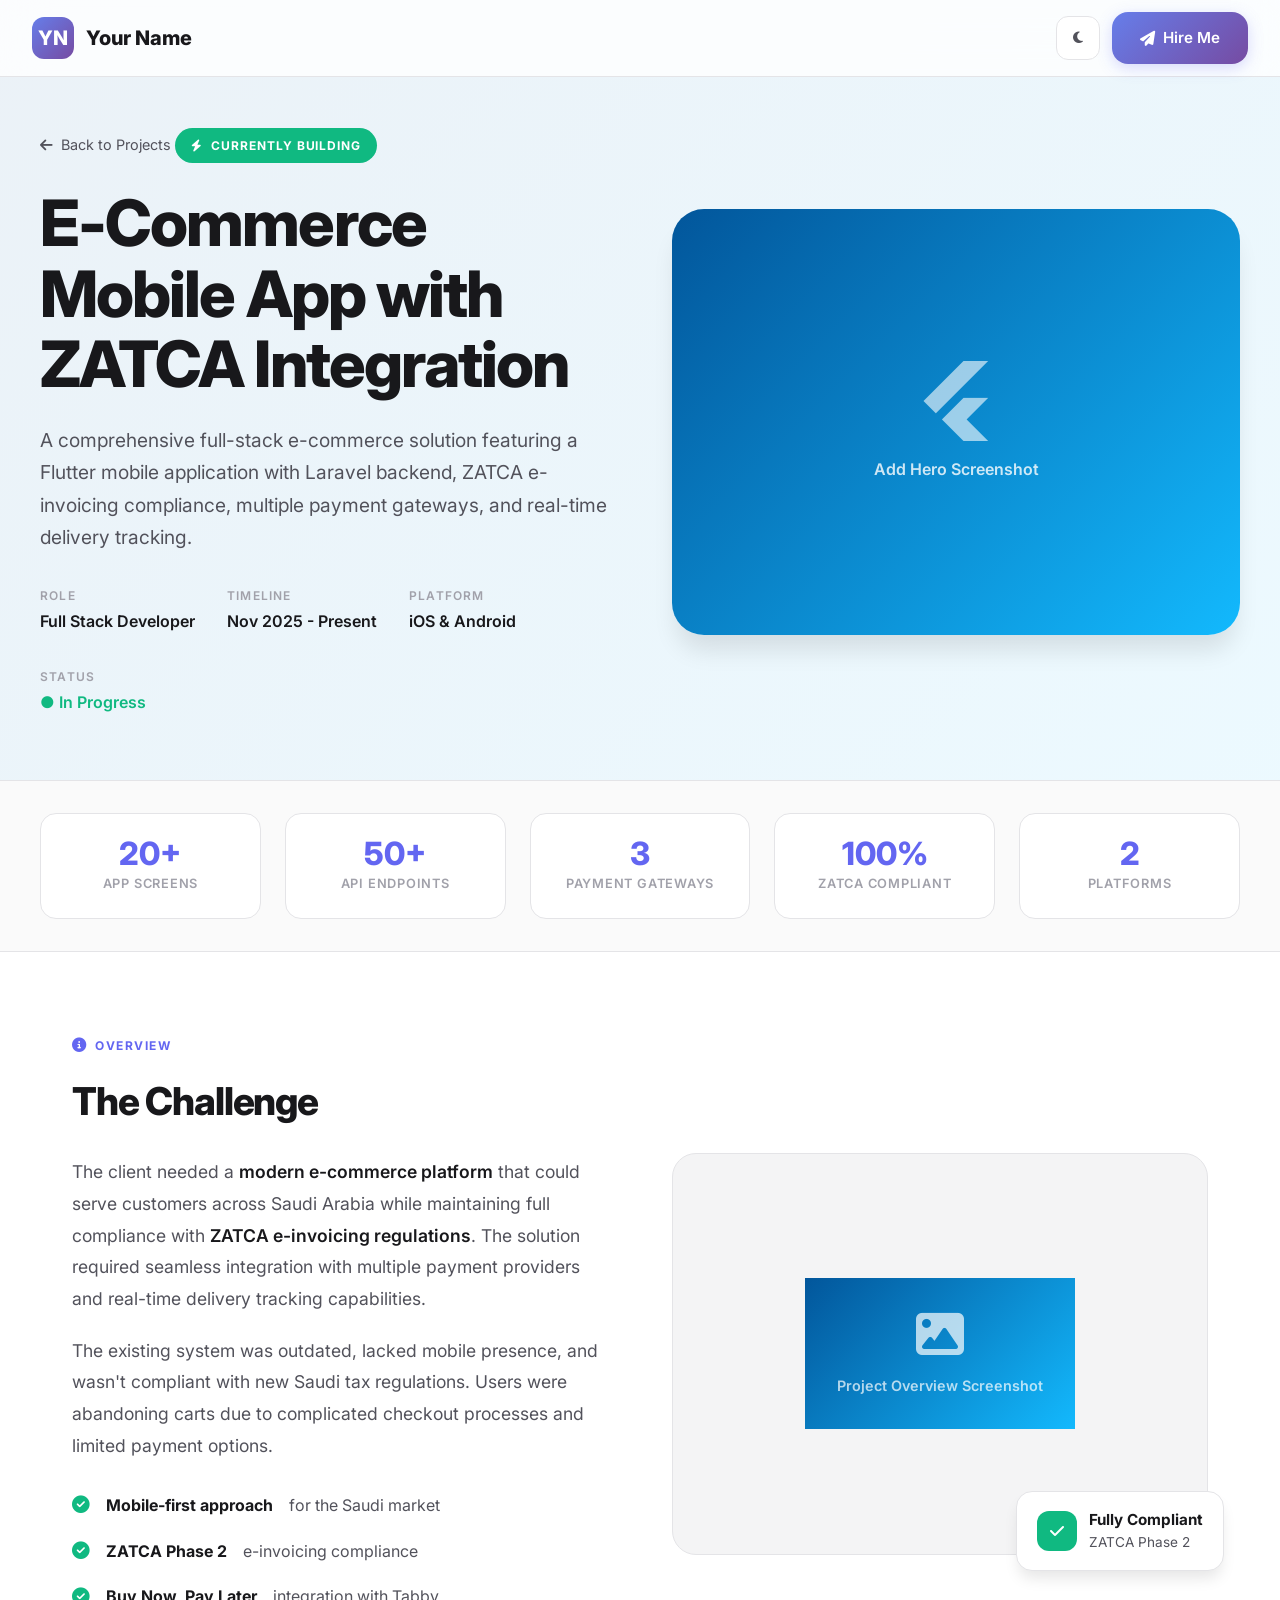
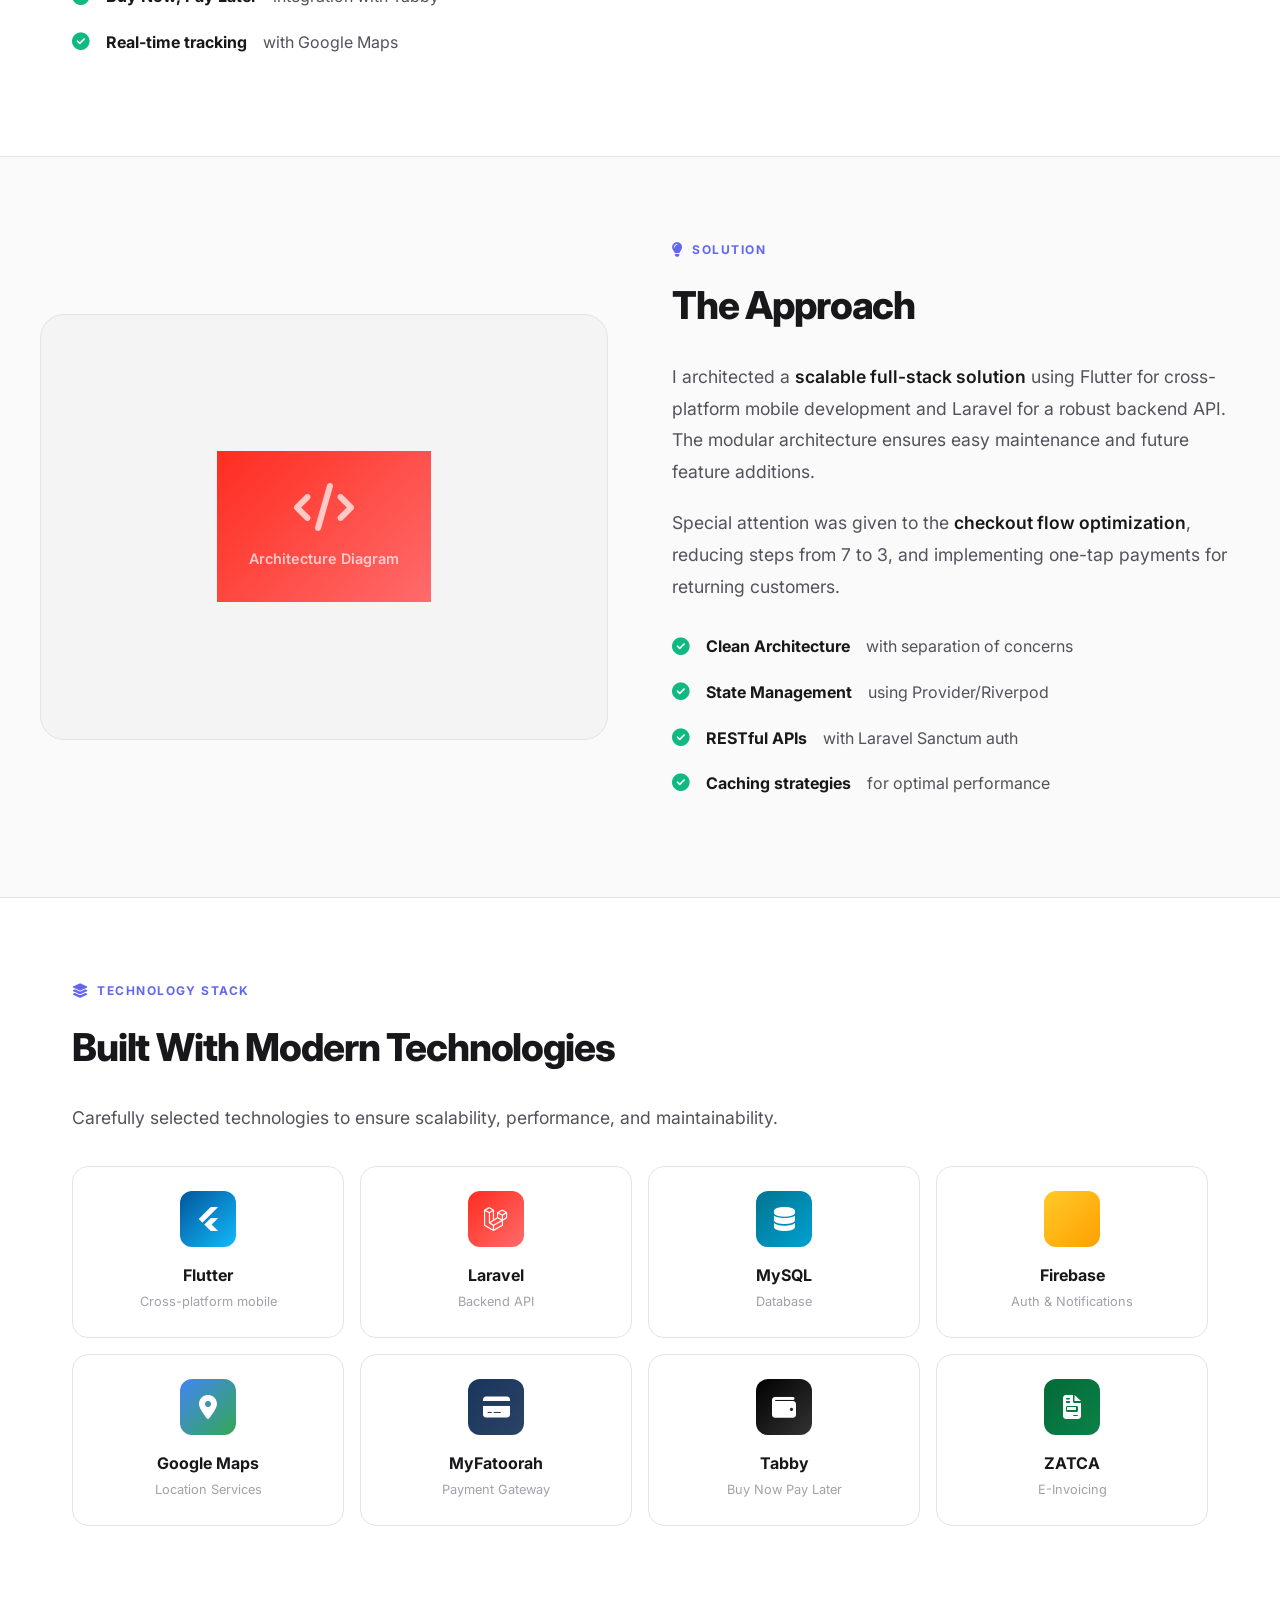
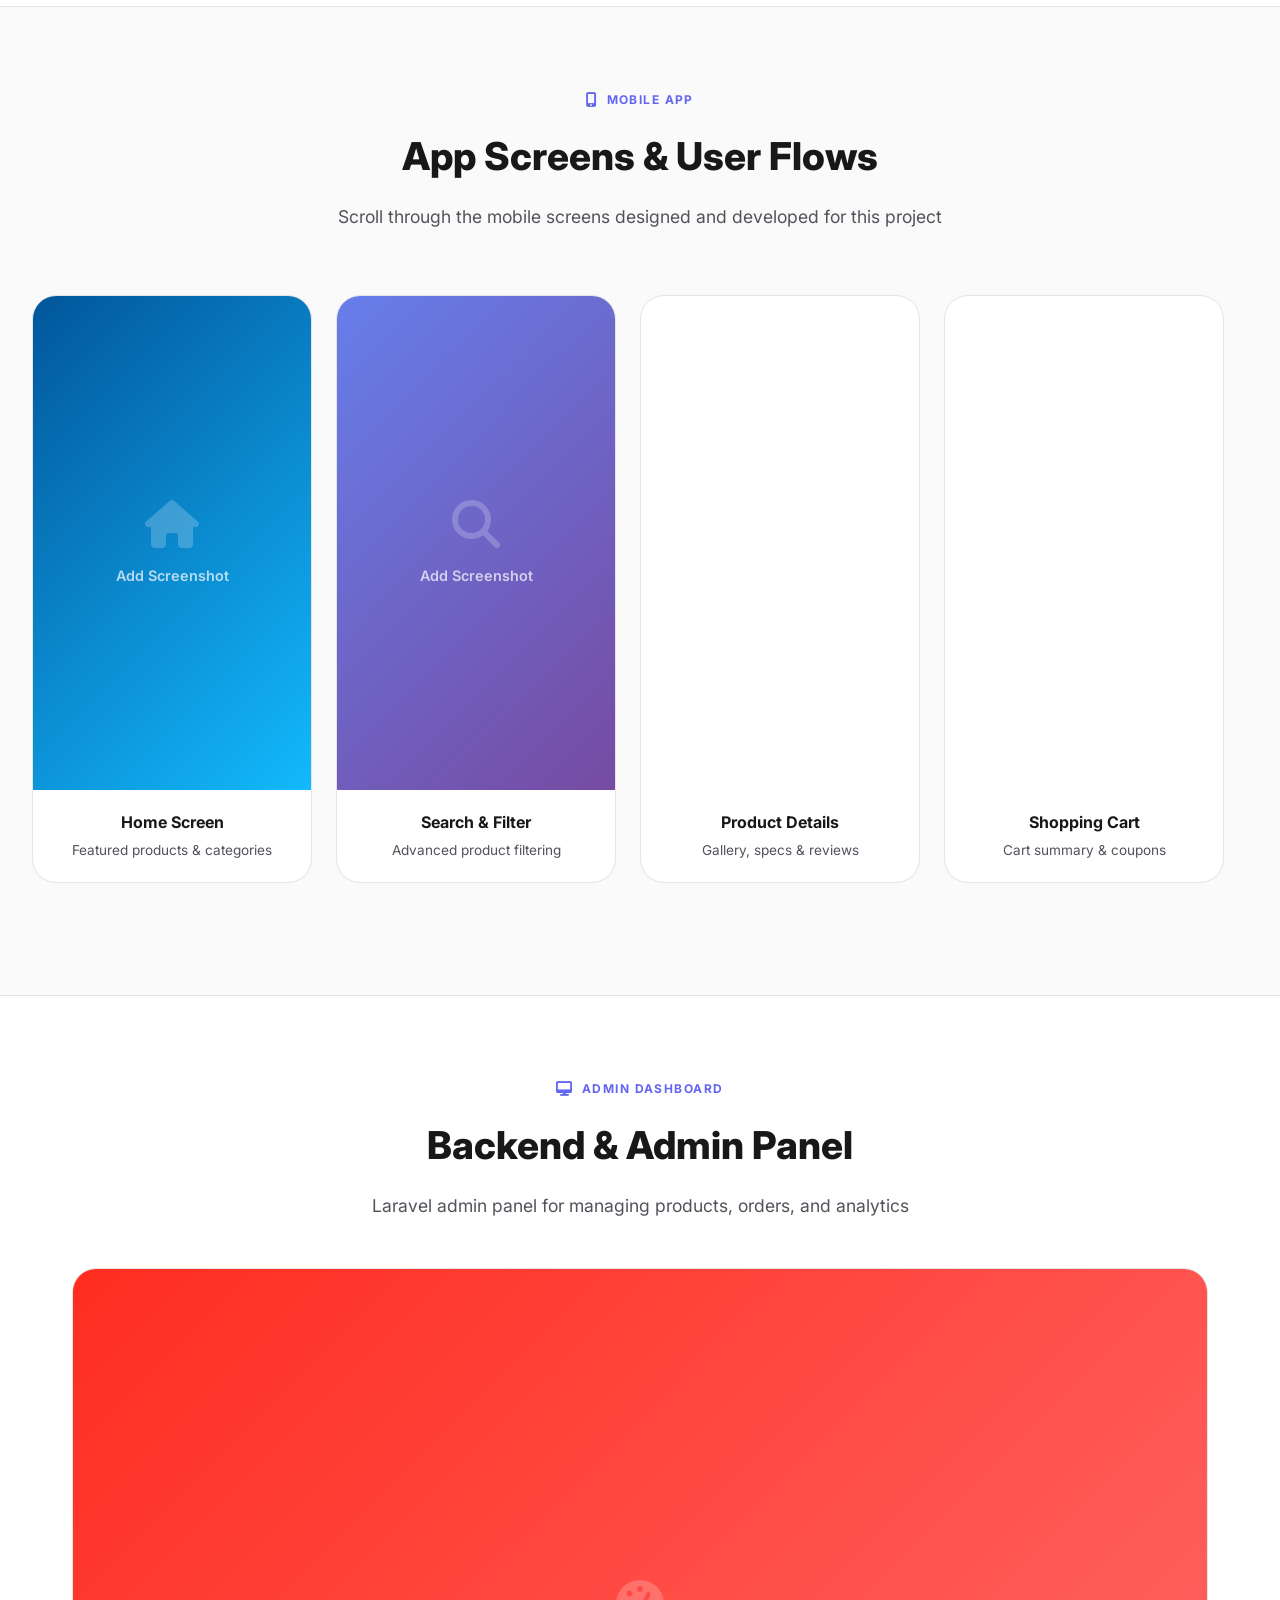
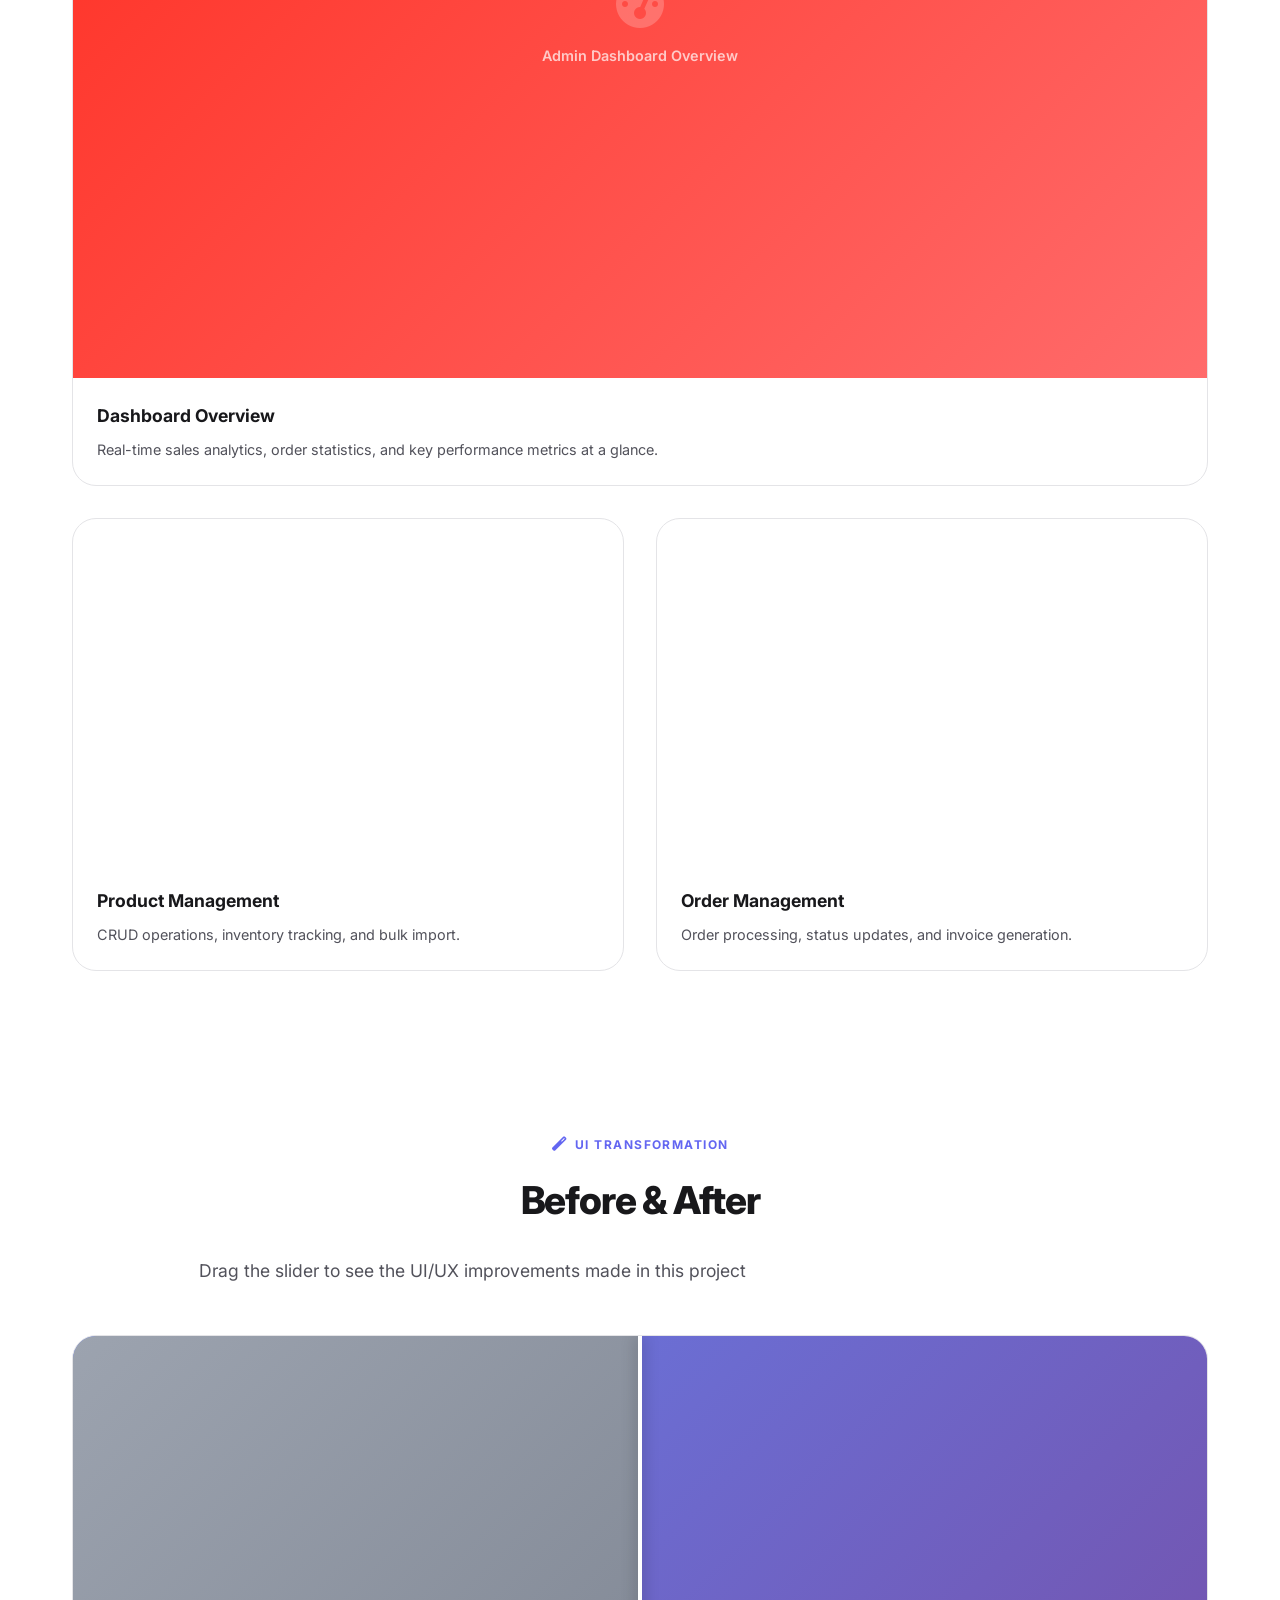
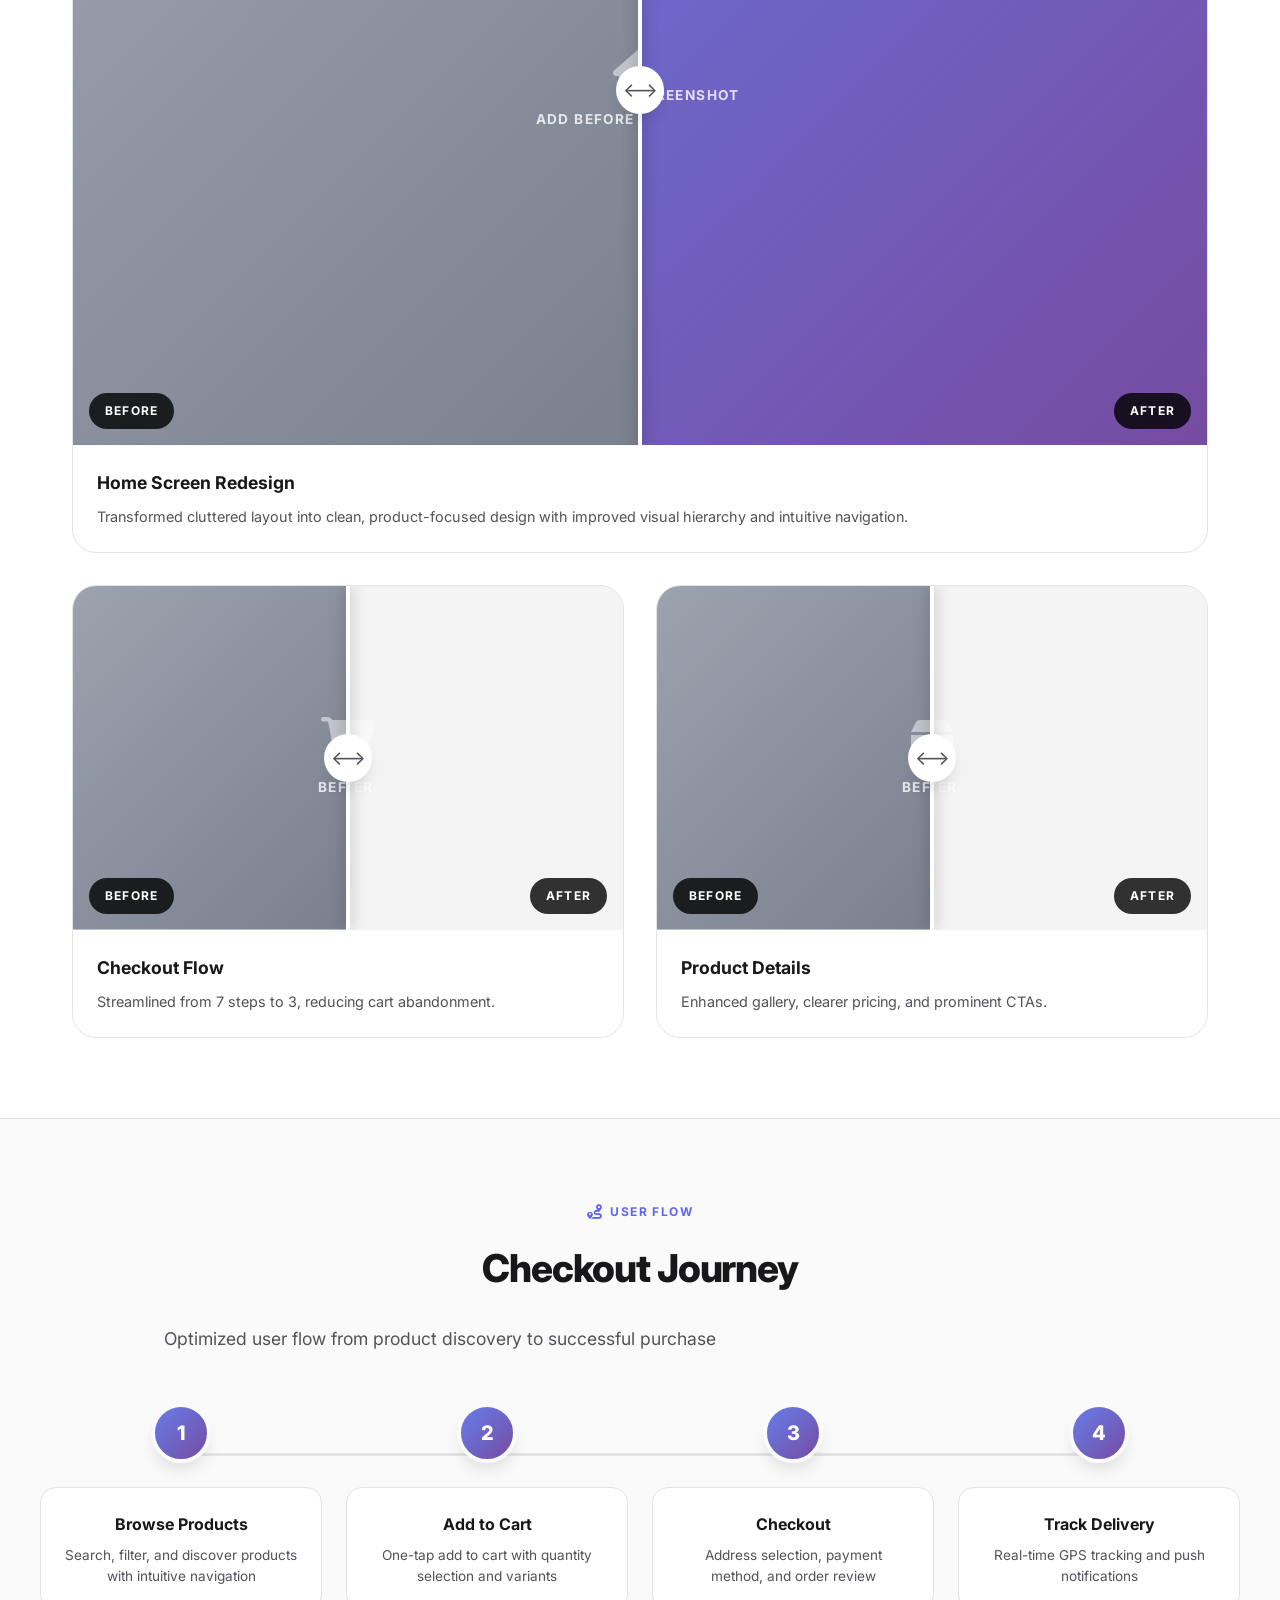
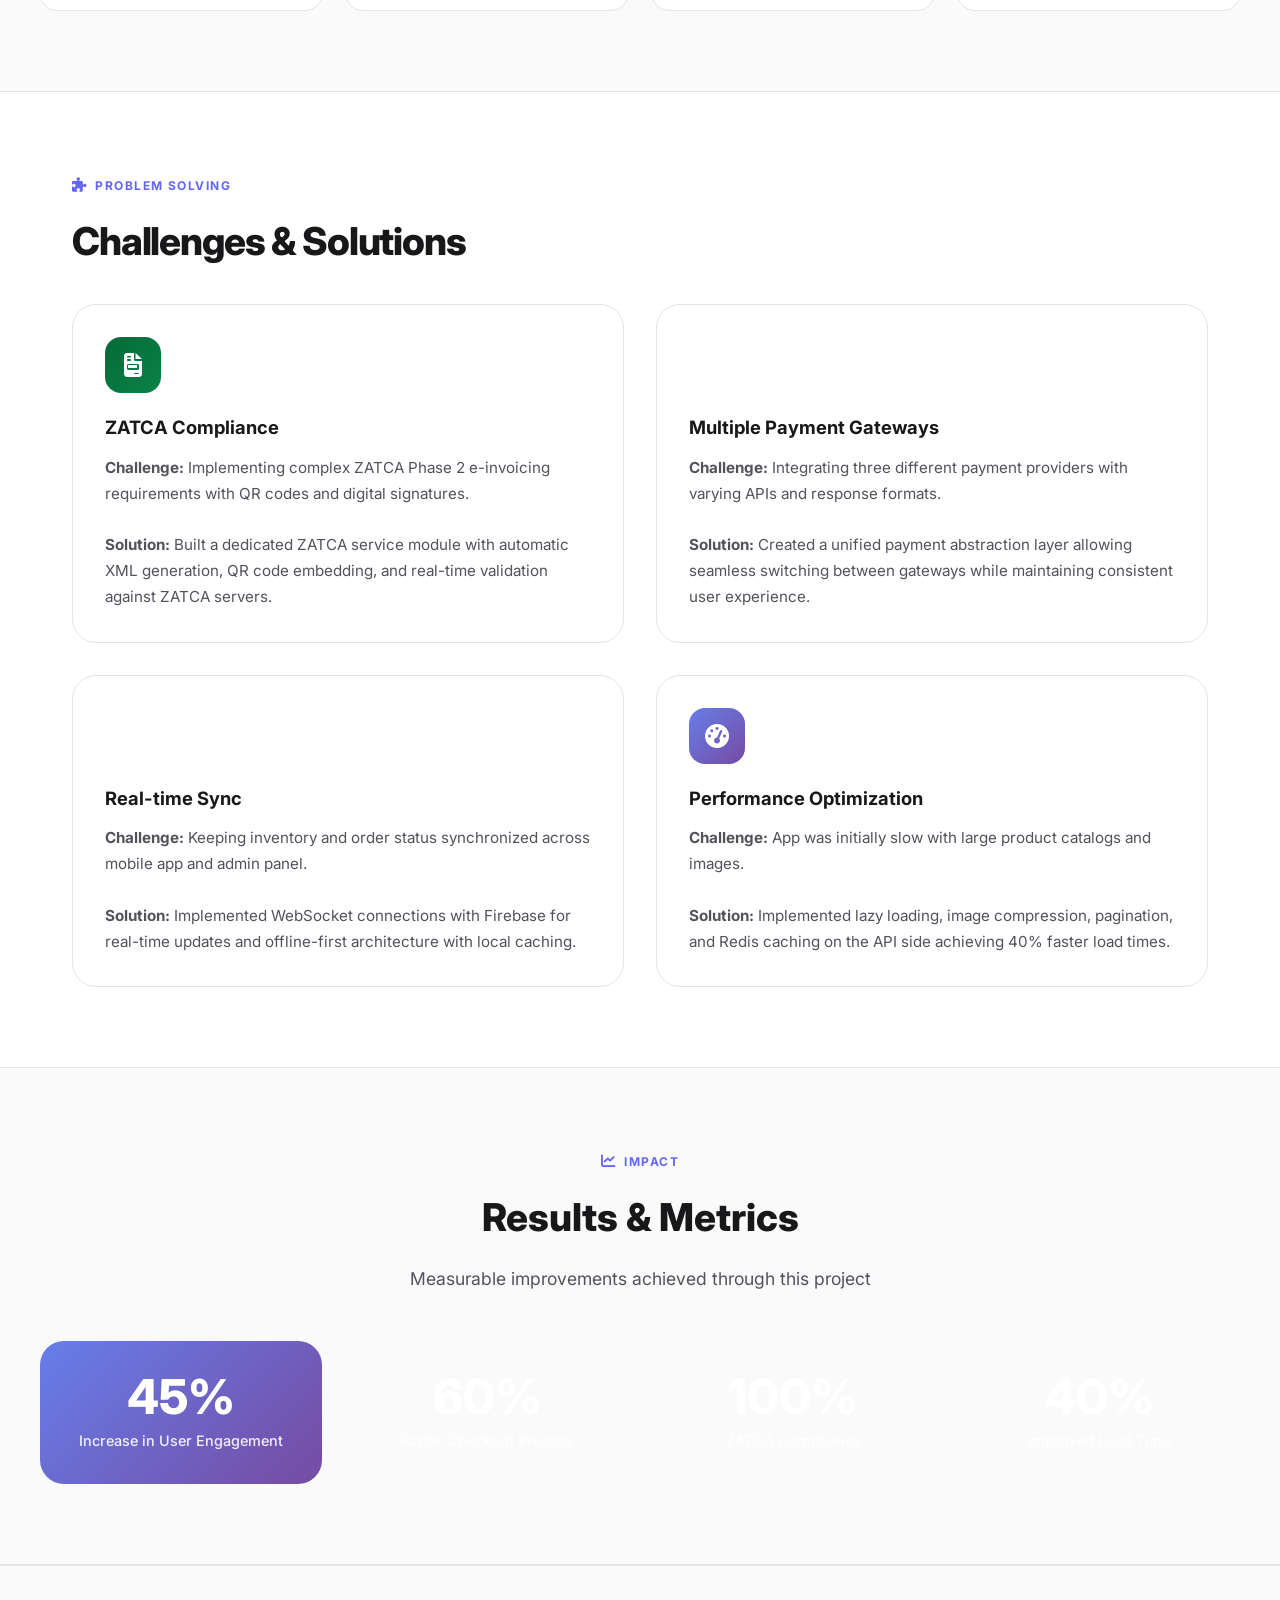
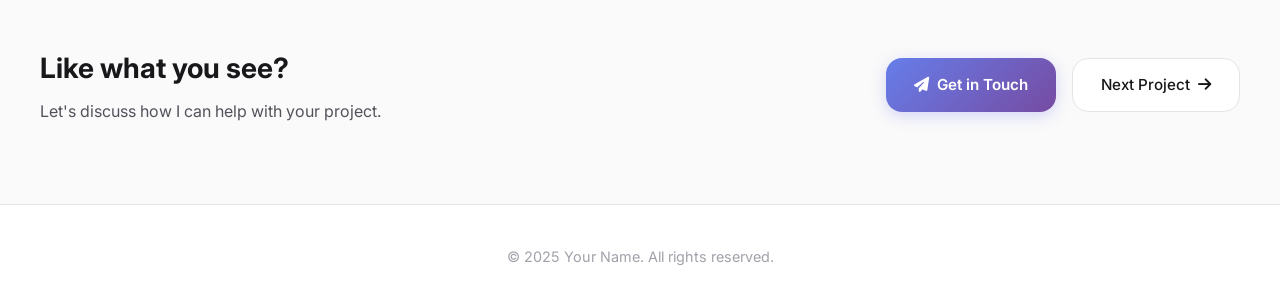
<file: p1.html>
<!DOCTYPE html>
<html lang="en" data-theme="light">

<head>
    <meta charset="UTF-8" />
    <meta name="viewport" content="width=device-width, initial-scale=1.0" />
    <title>E-Commerce Flutter App | Project Case Study</title>
    <link href="https://fonts.googleapis.com/css2?family=Inter:wght@300;400;500;600;700;800;900&display=swap"
        rel="stylesheet">
    <link rel="stylesheet" href="https://cdnjs.cloudflare.com/ajax/libs/font-awesome/6.4.0/css/all.min.css">
    <style>
        /* Include all the base styles from the main file */
        /* For brevity, I'm including the essential project page specific styles */

        *,
        *::before,
        *::after {
            box-sizing: border-box;
            margin: 0;
            padding: 0;
        }

        :root {
            --white: #ffffff;
            --black: #0a0a0a;
            --gray-50: #fafafa;
            --gray-100: #f4f4f5;
            --gray-200: #e4e4e7;
            --gray-300: #d4d4d8;
            --gray-400: #a1a1aa;
            --gray-500: #71717a;
            --gray-600: #52525b;
            --gray-700: #3f3f46;
            --gray-800: #27272a;
            --gray-900: #18181b;
            --accent: #6366f1;
            --accent-light: #818cf8;
            --accent-dark: #4f46e5;
            --accent-glow: rgba(99, 102, 241, 0.25);
            --success: #10b981;
            --gradient-1: linear-gradient(135deg, #667eea 0%, #764ba2 100%);
            --gradient-flutter: linear-gradient(135deg, #02569B 0%, #13B9FD 100%);
            --gradient-laravel: linear-gradient(135deg, #FF2D20 0%, #FF6B6B 100%);
            --font: 'Inter', system-ui, sans-serif;
            --transition: 0.3s cubic-bezier(0.4, 0, 0.2, 1);
            --radius-md: 12px;
            --radius-lg: 16px;
            --radius-xl: 24px;
            --radius-2xl: 32px;
            --shadow-lg: 0 10px 15px -3px rgba(0, 0, 0, 0.1);
            --shadow-xl: 0 20px 25px -5px rgba(0, 0, 0, 0.1);
        }

        [data-theme="light"] {
            --bg-primary: var(--white);
            --bg-secondary: var(--gray-50);
            --bg-tertiary: var(--gray-100);
            --bg-card: var(--white);
            --text-primary: var(--gray-900);
            --text-secondary: var(--gray-600);
            --text-tertiary: var(--gray-400);
            --border-color: var(--gray-200);
            --nav-bg: rgba(255, 255, 255, 0.8);
        }

        [data-theme="dark"] {
            --bg-primary: #09090b;
            --bg-secondary: #0f0f11;
            --bg-tertiary: #18181b;
            --bg-card: #18181b;
            --text-primary: #fafafa;
            --text-secondary: #a1a1aa;
            --text-tertiary: #71717a;
            --border-color: #27272a;
            --nav-bg: rgba(9, 9, 11, 0.8);
        }

        html {
            scroll-behavior: smooth;
        }

        body {
            font-family: var(--font);
            background: var(--bg-primary);
            color: var(--text-primary);
            line-height: 1.6;
            -webkit-font-smoothing: antialiased;
        }

        /* PROJECT HERO */
        .project-hero {
            min-height: 70vh;
            display: flex;
            align-items: center;
            padding: 8rem 2rem 4rem;
            position: relative;
            overflow: hidden;
        }

        .project-hero-bg {
            position: absolute;
            top: 0;
            left: 0;
            right: 0;
            bottom: 0;
            background: var(--gradient-flutter);
            opacity: 0.08;
        }

        .project-hero-content {
            max-width: 1200px;
            margin: 0 auto;
            display: grid;
            grid-template-columns: 1fr 1fr;
            gap: 4rem;
            align-items: center;
            position: relative;
            z-index: 1;
        }

        .project-hero-text .back-link {
            display: inline-flex;
            align-items: center;
            gap: 0.5rem;
            color: var(--text-secondary);
            text-decoration: none;
            font-size: 0.9rem;
            margin-bottom: 2rem;
            transition: color var(--transition);
        }

        .project-hero-text .back-link:hover {
            color: var(--accent);
        }

        .project-hero-badge {
            display: inline-flex;
            align-items: center;
            gap: 0.5rem;
            padding: 0.5rem 1rem;
            background: var(--success);
            color: white;
            border-radius: 100px;
            font-size: 0.75rem;
            font-weight: 700;
            text-transform: uppercase;
            letter-spacing: 0.08em;
            margin-bottom: 1.5rem;
        }

        .project-hero-title {
            font-size: clamp(2.5rem, 5vw, 4rem);
            font-weight: 800;
            line-height: 1.1;
            letter-spacing: -0.03em;
            margin-bottom: 1.5rem;
        }

        .project-hero-desc {
            font-size: 1.2rem;
            color: var(--text-secondary);
            line-height: 1.7;
            margin-bottom: 2rem;
        }

        .project-hero-meta {
            display: flex;
            gap: 2rem;
            flex-wrap: wrap;
        }

        .meta-item {
            display: flex;
            flex-direction: column;
            gap: 0.25rem;
        }

        .meta-label {
            font-size: 0.75rem;
            color: var(--text-tertiary);
            text-transform: uppercase;
            letter-spacing: 0.1em;
            font-weight: 600;
        }

        .meta-value {
            font-size: 1rem;
            color: var(--text-primary);
            font-weight: 600;
        }

        .project-hero-image {
            position: relative;
        }

        .project-hero-mockup {
            width: 100%;
            aspect-ratio: 4/3;
            background: var(--gradient-flutter);
            border-radius: var(--radius-2xl);
            display: flex;
            align-items: center;
            justify-content: center;
            box-shadow: var(--shadow-xl);
            overflow: hidden;
        }

        .mockup-placeholder {
            display: flex;
            flex-direction: column;
            align-items: center;
            gap: 1rem;
            color: white;
            text-align: center;
            padding: 2rem;
        }

        .mockup-placeholder i {
            font-size: 5rem;
            opacity: 0.6;
        }

        .mockup-placeholder span {
            font-size: 1rem;
            font-weight: 600;
            opacity: 0.8;
        }

        /* PROJECT STATS BAR */
        .project-stats-bar {
            background: var(--bg-secondary);
            border-top: 1px solid var(--border-color);
            border-bottom: 1px solid var(--border-color);
            padding: 2rem;
        }

        .project-stats-inner {
            max-width: 1200px;
            margin: 0 auto;
            display: grid;
            grid-template-columns: repeat(5, 1fr);
            gap: 1.5rem;
        }

        .project-stat-item {
            text-align: center;
            padding: 1.5rem;
            background: var(--bg-card);
            border-radius: var(--radius-lg);
            border: 1px solid var(--border-color);
            transition: all var(--transition);
        }

        .project-stat-item:hover {
            transform: translateY(-4px);
            box-shadow: var(--shadow-lg);
        }

        .project-stat-value {
            font-size: 2rem;
            font-weight: 800;
            color: var(--accent);
            line-height: 1;
            margin-bottom: 0.25rem;
        }

        .project-stat-label {
            font-size: 0.8rem;
            color: var(--text-tertiary);
            text-transform: uppercase;
            letter-spacing: 0.06em;
            font-weight: 600;
        }

        /* CONTENT SECTIONS */
        .content-section {
            padding: 5rem 2rem;
            max-width: 1200px;
            margin: 0 auto;
        }

        .content-section-alt {
            background: var(--bg-secondary);
            max-width: none;
            border-top: 1px solid var(--border-color);
            border-bottom: 1px solid var(--border-color);
        }

        .content-section-alt .content-inner {
            max-width: 1200px;
            margin: 0 auto;
        }

        .section-label {
            display: inline-flex;
            align-items: center;
            gap: 0.5rem;
            font-size: 0.75rem;
            color: var(--accent);
            text-transform: uppercase;
            letter-spacing: 0.12em;
            font-weight: 700;
            margin-bottom: 1rem;
        }

        .section-label i {
            font-size: 0.9rem;
        }

        .content-title {
            font-size: clamp(1.75rem, 3vw, 2.5rem);
            font-weight: 800;
            letter-spacing: -0.03em;
            margin-bottom: 1.5rem;
            color: var(--text-primary);
        }

        .content-text {
            font-size: 1.1rem;
            color: var(--text-secondary);
            line-height: 1.8;
            max-width: 800px;
        }

        .content-text p {
            margin-bottom: 1.25rem;
        }

        .content-text strong {
            color: var(--text-primary);
            font-weight: 600;
        }

        /* IMAGE + TEXT LAYOUTS */
        .content-grid {
            display: grid;
            grid-template-columns: 1fr 1fr;
            gap: 4rem;
            align-items: center;
        }

        .content-grid.reverse {
            direction: rtl;
        }

        .content-grid.reverse>* {
            direction: ltr;
        }

        .content-image {
            position: relative;
        }

        .content-image-main {
            width: 100%;
            aspect-ratio: 4/3;
            background: var(--bg-tertiary);
            border-radius: var(--radius-xl);
            overflow: hidden;
            border: 1px solid var(--border-color);
            display: flex;
            align-items: center;
            justify-content: center;
            transition: all var(--transition);
        }

        .content-image-main:hover {
            transform: scale(1.02);
            box-shadow: var(--shadow-xl);
        }

        .content-image-main img {
            width: 100%;
            height: 100%;
            object-fit: cover;
        }

        .image-placeholder {
            display: flex;
            flex-direction: column;
            align-items: center;
            justify-content: center;
            gap: 1rem;
            color: var(--text-tertiary);
            padding: 2rem;
            text-align: center;
        }

        .image-placeholder i {
            font-size: 3rem;
            opacity: 0.3;
        }

        .image-placeholder span {
            font-size: 0.9rem;
            font-weight: 600;
        }

        .image-placeholder-gradient {
            background: var(--gradient-flutter);
            color: white;
        }

        .image-placeholder-gradient i,
        .image-placeholder-gradient span {
            opacity: 0.7;
        }

        /* FLOATING BADGE ON IMAGE */
        .content-image-badge {
            position: absolute;
            bottom: -1rem;
            right: -1rem;
            background: var(--bg-card);
            border: 1px solid var(--border-color);
            border-radius: var(--radius-lg);
            padding: 1rem 1.25rem;
            display: flex;
            align-items: center;
            gap: 0.75rem;
            box-shadow: var(--shadow-lg);
        }

        .content-image-badge-icon {
            width: 40px;
            height: 40px;
            border-radius: var(--radius-md);
            display: flex;
            align-items: center;
            justify-content: center;
            color: white;
            font-size: 1rem;
        }

        .content-image-badge-text {
            font-size: 0.85rem;
            color: var(--text-secondary);
        }

        .content-image-badge-text strong {
            display: block;
            color: var(--text-primary);
            font-weight: 700;
            font-size: 0.95rem;
        }

        /* FEATURES LIST */
        .features-list {
            list-style: none;
            margin-top: 2rem;
        }

        .features-list li {
            display: flex;
            align-items: flex-start;
            gap: 1rem;
            margin-bottom: 1.25rem;
            font-size: 1rem;
            color: var(--text-secondary);
            line-height: 1.6;
        }

        .features-list li i {
            color: var(--success);
            font-size: 1.1rem;
            margin-top: 0.2rem;
            flex-shrink: 0;
        }

        .features-list li strong {
            color: var(--text-primary);
        }

        /* TECH STACK GRID */
        .tech-stack-grid {
            display: grid;
            grid-template-columns: repeat(4, 1fr);
            gap: 1rem;
            margin-top: 2rem;
        }

        .tech-card {
            background: var(--bg-card);
            border: 1px solid var(--border-color);
            border-radius: var(--radius-lg);
            padding: 1.5rem;
            text-align: center;
            transition: all var(--transition);
        }

        .tech-card:hover {
            border-color: var(--accent);
            transform: translateY(-4px);
            box-shadow: var(--shadow-lg);
        }

        .tech-card-icon {
            width: 56px;
            height: 56px;
            margin: 0 auto 1rem;
            border-radius: var(--radius-md);
            display: flex;
            align-items: center;
            justify-content: center;
            font-size: 1.5rem;
            color: white;
        }

        .tech-card-name {
            font-size: 1rem;
            font-weight: 700;
            color: var(--text-primary);
            margin-bottom: 0.25rem;
        }

        .tech-card-desc {
            font-size: 0.8rem;
            color: var(--text-tertiary);
        }

        /* SCREENSHOTS GALLERY */
        .screenshots-section {
            padding: 5rem 2rem;
            background: var(--bg-secondary);
            border-top: 1px solid var(--border-color);
            border-bottom: 1px solid var(--border-color);
        }

        .screenshots-header {
            text-align: center;
            max-width: 1200px;
            margin: 0 auto 3rem;
        }

        .screenshots-title {
            font-size: clamp(1.75rem, 3vw, 2.5rem);
            font-weight: 800;
            margin-bottom: 1rem;
        }

        .screenshots-desc {
            font-size: 1.1rem;
            color: var(--text-secondary);
        }

        /* MOBILE SCREENS GALLERY */
        .mobile-screens-grid {
            display: flex;
            gap: 1.5rem;
            overflow-x: auto;
            padding: 1rem 2rem 2rem;
            scroll-snap-type: x mandatory;
            max-width: 100%;
            margin: 0 auto;
        }

        .mobile-screens-grid::-webkit-scrollbar {
            height: 8px;
        }

        .mobile-screens-grid::-webkit-scrollbar-track {
            background: var(--bg-tertiary);
            border-radius: 4px;
        }

        .mobile-screens-grid::-webkit-scrollbar-thumb {
            background: var(--accent);
            border-radius: 4px;
        }

        .mobile-screen-card {
            flex: 0 0 280px;
            scroll-snap-align: start;
            background: var(--bg-card);
            border: 1px solid var(--border-color);
            border-radius: var(--radius-xl);
            overflow: hidden;
            transition: all var(--transition);
        }

        .mobile-screen-card:hover {
            transform: translateY(-8px) scale(1.02);
            box-shadow: var(--shadow-xl);
            border-color: var(--accent);
        }

        .mobile-screen-img {
            width: 100%;
            aspect-ratio: 9/16;
            display: flex;
            align-items: center;
            justify-content: center;
            overflow: hidden;
        }

        .mobile-screen-img img {
            width: 100%;
            height: 100%;
            object-fit: cover;
            transition: transform var(--transition);
        }

        .mobile-screen-card:hover .mobile-screen-img img {
            transform: scale(1.05);
        }

        .mobile-screen-content {
            padding: 1.25rem;
            text-align: center;
        }

        .mobile-screen-title {
            font-size: 1rem;
            font-weight: 700;
            color: var(--text-primary);
            margin-bottom: 0.25rem;
        }

        .mobile-screen-desc {
            font-size: 0.85rem;
            color: var(--text-secondary);
        }

        /* DESKTOP SCREENSHOTS */
        .desktop-screens-grid {
            display: grid;
            grid-template-columns: repeat(2, 1fr);
            gap: 2rem;
            max-width: 1200px;
            margin: 3rem auto 0;
            padding: 0 2rem;
        }

        .desktop-screen-card {
            background: var(--bg-card);
            border: 1px solid var(--border-color);
            border-radius: var(--radius-xl);
            overflow: hidden;
            transition: all var(--transition);
        }

        .desktop-screen-card:hover {
            transform: translateY(-6px);
            box-shadow: var(--shadow-xl);
        }

        .desktop-screen-card.full-width {
            grid-column: span 2;
        }

        .desktop-screen-img {
            width: 100%;
            aspect-ratio: 16/10;
            display: flex;
            align-items: center;
            justify-content: center;
            overflow: hidden;
            background: var(--bg-tertiary);
        }

        .desktop-screen-img img {
            width: 100%;
            height: 100%;
            object-fit: cover;
        }

        .desktop-screen-content {
            padding: 1.5rem;
        }

        .desktop-screen-title {
            font-size: 1.1rem;
            font-weight: 700;
            color: var(--text-primary);
            margin-bottom: 0.5rem;
        }

        .desktop-screen-desc {
            font-size: 0.9rem;
            color: var(--text-secondary);
        }

        /* BEFORE AFTER SECTION */
        .before-after-section {
            padding: 5rem 2rem;
            max-width: 1200px;
            margin: 0 auto;
        }

        .before-after-header {
            text-align: center;
            margin-bottom: 3rem;
        }

        .before-after-grid {
            display: grid;
            grid-template-columns: repeat(2, 1fr);
            gap: 2rem;
        }

        .ba-card {
            background: var(--bg-card);
            border: 1px solid var(--border-color);
            border-radius: var(--radius-xl);
            overflow: hidden;
            transition: all var(--transition);
        }

        .ba-card:hover {
            transform: translateY(-6px);
            box-shadow: var(--shadow-xl);
        }

        .ba-card.full-width {
            grid-column: span 2;
        }

        .ba-slider {
            position: relative;
            width: 100%;
            aspect-ratio: 16/10;
            overflow: hidden;
            cursor: ew-resize;
            background: var(--bg-tertiary);
        }

        .ba-img {
            position: absolute;
            top: 0;
            left: 0;
            width: 100%;
            height: 100%;
        }

        .ba-before {
            z-index: 2;
            clip-path: inset(0 50% 0 0);
        }

        .ba-after {
            z-index: 1;
        }

        .ba-inner {
            width: 100%;
            height: 100%;
            display: flex;
            align-items: center;
            justify-content: center;
            flex-direction: column;
            gap: 0.75rem;
            padding: 2rem;
            text-align: center;
            color: white;
        }

        .ba-before .ba-inner {
            background: linear-gradient(135deg, #9ca3af 0%, #6b7280 100%);
        }

        .ba-after .ba-inner {
            background: var(--gradient-1);
        }

        .ba-inner i {
            font-size: 3rem;
            opacity: 0.5;
        }

        .ba-inner span {
            font-size: 0.85rem;
            font-weight: 700;
            text-transform: uppercase;
            letter-spacing: 0.1em;
            opacity: 0.8;
        }

        .ba-handle {
            position: absolute;
            top: 0;
            bottom: 0;
            left: 50%;
            width: 4px;
            background: white;
            z-index: 10;
            transform: translateX(-50%);
            box-shadow: 0 0 15px rgba(0, 0, 0, 0.4);
        }

        .ba-handle::before {
            content: '';
            position: absolute;
            top: 50%;
            left: 50%;
            transform: translate(-50%, -50%);
            width: 48px;
            height: 48px;
            background: white;
            border-radius: 50%;
            box-shadow: var(--shadow-lg);
        }

        .ba-handle::after {
            content: '⟷';
            position: absolute;
            top: 50%;
            left: 50%;
            transform: translate(-50%, -50%);
            font-size: 1.25rem;
            color: var(--gray-600);
            z-index: 11;
        }

        .ba-label {
            position: absolute;
            bottom: 1rem;
            padding: 0.5rem 1rem;
            background: rgba(0, 0, 0, 0.8);
            color: white;
            font-size: 0.75rem;
            font-weight: 700;
            text-transform: uppercase;
            letter-spacing: 0.1em;
            border-radius: 100px;
            z-index: 5;
        }

        .ba-label-before {
            left: 1rem;
        }

        .ba-label-after {
            right: 1rem;
        }

        .ba-content {
            padding: 1.5rem;
        }

        .ba-title {
            font-size: 1.1rem;
            font-weight: 700;
            color: var(--text-primary);
            margin-bottom: 0.5rem;
        }

        .ba-desc {
            font-size: 0.9rem;
            color: var(--text-secondary);
        }

        /* FLOW DIAGRAM */
        .flow-section {
            padding: 5rem 2rem;
            background: var(--bg-secondary);
            border-top: 1px solid var(--border-color);
            border-bottom: 1px solid var(--border-color);
        }

        .flow-inner {
            max-width: 1200px;
            margin: 0 auto;
        }

        .flow-header {
            text-align: center;
            margin-bottom: 3rem;
        }

        .flow-steps {
            display: grid;
            grid-template-columns: repeat(4, 1fr);
            gap: 1.5rem;
            position: relative;
        }

        .flow-steps::before {
            content: '';
            position: absolute;
            top: 50px;
            left: 10%;
            right: 10%;
            height: 3px;
            background: var(--border-color);
            z-index: 0;
        }

        .flow-step {
            position: relative;
            z-index: 1;
            text-align: center;
        }

        .flow-step-number {
            width: 60px;
            height: 60px;
            margin: 0 auto 1.5rem;
            border-radius: 50%;
            background: var(--gradient-1);
            color: white;
            font-size: 1.25rem;
            font-weight: 800;
            display: flex;
            align-items: center;
            justify-content: center;
            box-shadow: var(--shadow-lg);
            border: 4px solid var(--bg-secondary);
        }

        .flow-step-content {
            background: var(--bg-card);
            border: 1px solid var(--border-color);
            border-radius: var(--radius-lg);
            padding: 1.5rem;
            transition: all var(--transition);
        }

        .flow-step:hover .flow-step-content {
            transform: translateY(-4px);
            box-shadow: var(--shadow-lg);
            border-color: var(--accent);
        }

        .flow-step-title {
            font-size: 1rem;
            font-weight: 700;
            color: var(--text-primary);
            margin-bottom: 0.5rem;
        }

        .flow-step-desc {
            font-size: 0.85rem;
            color: var(--text-secondary);
            line-height: 1.5;
        }

        /* CHALLENGES & SOLUTIONS */
        .challenges-grid {
            display: grid;
            grid-template-columns: 1fr 1fr;
            gap: 2rem;
            margin-top: 2rem;
        }

        .challenge-card {
            background: var(--bg-card);
            border: 1px solid var(--border-color);
            border-radius: var(--radius-xl);
            padding: 2rem;
            transition: all var(--transition);
        }

        .challenge-card:hover {
            transform: translateY(-4px);
            box-shadow: var(--shadow-lg);
        }

        .challenge-icon {
            width: 56px;
            height: 56px;
            border-radius: var(--radius-lg);
            display: flex;
            align-items: center;
            justify-content: center;
            font-size: 1.5rem;
            color: white;
            margin-bottom: 1.25rem;
        }

        .challenge-title {
            font-size: 1.15rem;
            font-weight: 700;
            color: var(--text-primary);
            margin-bottom: 0.75rem;
        }

        .challenge-text {
            font-size: 0.95rem;
            color: var(--text-secondary);
            line-height: 1.7;
        }

        /* RESULTS METRICS */
        .results-grid {
            display: grid;
            grid-template-columns: repeat(4, 1fr);
            gap: 1.5rem;
            margin-top: 3rem;
        }

        .result-card {
            background: var(--gradient-1);
            border-radius: var(--radius-xl);
            padding: 2rem;
            text-align: center;
            color: white;
            transition: all var(--transition);
        }

        .result-card:hover {
            transform: translateY(-6px) scale(1.02);
            box-shadow: var(--shadow-xl);
        }

        .result-value {
            font-size: 3rem;
            font-weight: 800;
            line-height: 1;
            margin-bottom: 0.5rem;
        }

        .result-label {
            font-size: 0.9rem;
            opacity: 0.9;
            font-weight: 500;
        }

        /* NEXT PROJECT CTA */
        .next-project {
            padding: 5rem 2rem;
            background: var(--bg-secondary);
            border-top: 1px solid var(--border-color);
        }

        .next-project-inner {
            max-width: 1200px;
            margin: 0 auto;
            display: flex;
            justify-content: space-between;
            align-items: center;
            gap: 2rem;
            flex-wrap: wrap;
        }

        .next-project-text h3 {
            font-size: 1.75rem;
            font-weight: 700;
            margin-bottom: 0.5rem;
        }

        .next-project-text p {
            color: var(--text-secondary);
        }

        .next-project-buttons {
            display: flex;
            gap: 1rem;
        }

        /* NAV */
        nav {
            position: fixed;
            top: 0;
            left: 0;
            right: 0;
            display: flex;
            justify-content: space-between;
            align-items: center;
            padding: 0.75rem 2rem;
            background: var(--nav-bg);
            backdrop-filter: blur(20px);
            border-bottom: 1px solid var(--border-color);
            z-index: 1000;
        }

        .nav-logo {
            font-size: 1.25rem;
            font-weight: 800;
            color: var(--text-primary);
            text-decoration: none;
            display: flex;
            align-items: center;
            gap: 0.75rem;
        }

        .nav-logo-icon {
            width: 42px;
            height: 42px;
            background: var(--gradient-1);
            border-radius: var(--radius-md);
            display: flex;
            align-items: center;
            justify-content: center;
            color: white;
            font-weight: 800;
        }

        .nav-right {
            display: flex;
            align-items: center;
            gap: 0.75rem;
        }

        .theme-toggle {
            width: 44px;
            height: 44px;
            border-radius: var(--radius-md);
            border: 1px solid var(--border-color);
            background: var(--bg-card);
            cursor: pointer;
            display: flex;
            align-items: center;
            justify-content: center;
            color: var(--text-secondary);
            position: relative;
            overflow: hidden;
        }

        .theme-toggle i {
            position: absolute;
            transition: all 0.5s;
        }

        [data-theme="dark"] .theme-toggle .fa-moon {
            transform: scale(0);
            opacity: 0;
        }

        [data-theme="dark"] .theme-toggle .fa-sun {
            transform: scale(1);
            opacity: 1;
        }

        [data-theme="light"] .theme-toggle .fa-sun {
            transform: scale(0);
            opacity: 0;
        }

        [data-theme="light"] .theme-toggle .fa-moon {
            transform: scale(1);
            opacity: 1;
        }

        .btn-primary {
            padding: 0.875rem 1.75rem;
            background: var(--gradient-1);
            color: white;
            border: none;
            border-radius: var(--radius-lg);
            font-size: 0.95rem;
            font-weight: 600;
            cursor: pointer;
            text-decoration: none;
            display: inline-flex;
            align-items: center;
            gap: 0.5rem;
            transition: all var(--transition);
            box-shadow: 0 4px 15px var(--accent-glow);
        }

        .btn-primary:hover {
            transform: translateY(-2px);
            box-shadow: 0 6px 20px var(--accent-glow);
        }

        .btn-secondary {
            padding: 0.875rem 1.75rem;
            background: var(--bg-card);
            color: var(--text-primary);
            border: 1px solid var(--border-color);
            border-radius: var(--radius-lg);
            font-size: 0.95rem;
            font-weight: 500;
            cursor: pointer;
            text-decoration: none;
            display: inline-flex;
            align-items: center;
            gap: 0.5rem;
            transition: all var(--transition);
        }

        .btn-secondary:hover {
            border-color: var(--accent);
            transform: translateY(-2px);
        }

        /* FOOTER */
        footer {
            padding: 2.5rem 2rem;
            border-top: 1px solid var(--border-color);
            background: var(--bg-primary);
            text-align: center;
        }

        .footer-copy {
            font-size: 0.9rem;
            color: var(--text-tertiary);
        }

        /* RESPONSIVE */
        @media (max-width: 1024px) {
            .project-hero-content {
                grid-template-columns: 1fr;
                gap: 2rem;
            }

            .project-hero-image {
                order: -1;
                max-width: 500px;
                margin: 0 auto;
            }

            .content-grid {
                grid-template-columns: 1fr;
                gap: 2rem;
            }

            .content-grid.reverse {
                direction: ltr;
            }

            .project-stats-inner {
                grid-template-columns: repeat(3, 1fr);
            }

            .tech-stack-grid {
                grid-template-columns: repeat(2, 1fr);
            }

            .flow-steps {
                grid-template-columns: repeat(2, 1fr);
            }

            .flow-steps::before {
                display: none;
            }

            .challenges-grid {
                grid-template-columns: 1fr;
            }

            .results-grid {
                grid-template-columns: repeat(2, 1fr);
            }

            .desktop-screens-grid {
                grid-template-columns: 1fr;
            }

            .desktop-screen-card.full-width {
                grid-column: span 1;
            }

            .before-after-grid {
                grid-template-columns: 1fr;
            }

            .ba-card.full-width {
                grid-column: span 1;
            }
        }

        @media (max-width: 768px) {
            .project-hero {
                padding: 6rem 1.5rem 3rem;
                min-height: auto;
            }

            .project-stats-inner {
                grid-template-columns: repeat(2, 1fr);
            }

            .content-section {
                padding: 3rem 1.5rem;
            }

            .tech-stack-grid {
                grid-template-columns: 1fr;
            }

            .flow-steps {
                grid-template-columns: 1fr;
            }

            .results-grid {
                grid-template-columns: 1fr;
            }

            .mobile-screen-card {
                flex: 0 0 240px;
            }

            .next-project-inner {
                flex-direction: column;
                text-align: center;
            }

            .next-project-buttons {
                width: 100%;
            }

            .next-project-buttons .btn-primary,
            .next-project-buttons .btn-secondary {
                flex: 1;
                justify-content: center;
            }

            nav {
                padding: 0.75rem 1.25rem;
            }
        }
    </style>
</head>

<body>

    <!-- NAV -->
    <nav>
        <a href="index.html" class="nav-logo">
            <span class="nav-logo-icon">YN</span>
            Your Name
        </a>
        <div class="nav-right">
            <button class="theme-toggle" onclick="toggleTheme()">
                <i class="fas fa-moon"></i>
                <i class="fas fa-sun"></i>
            </button>
            <a href="index.html#contact" class="btn-primary">
                <i class="fas fa-paper-plane"></i>
                Hire Me
            </a>
        </div>
    </nav>

    <!-- PROJECT HERO -->
    <section class="project-hero">
        <div class="project-hero-bg"></div>
        <div class="project-hero-content">
            <div class="project-hero-text">
                <a href="index.html#projects" class="back-link">
                    <i class="fas fa-arrow-left"></i> Back to Projects
                </a>
                <div class="project-hero-badge">
                    <i class="fas fa-bolt"></i> Currently Building
                </div>
                <h1 class="project-hero-title">E-Commerce Mobile App with ZATCA Integration</h1>
                <p class="project-hero-desc">
                    A comprehensive full-stack e-commerce solution featuring a Flutter mobile application
                    with Laravel backend, ZATCA e-invoicing compliance, multiple payment gateways, and
                    real-time delivery tracking.
                </p>
                <div class="project-hero-meta">
                    <div class="meta-item">
                        <span class="meta-label">Role</span>
                        <span class="meta-value">Full Stack Developer</span>
                    </div>
                    <div class="meta-item">
                        <span class="meta-label">Timeline</span>
                        <span class="meta-value">Nov 2025 - Present</span>
                    </div>
                    <div class="meta-item">
                        <span class="meta-label">Platform</span>
                        <span class="meta-value">iOS & Android</span>
                    </div>
                    <div class="meta-item">
                        <span class="meta-label">Status</span>
                        <span class="meta-value" style="color: var(--success);">● In Progress</span>
                    </div>
                </div>
            </div>
            <div class="project-hero-image">
                <div class="project-hero-mockup">
                    <div class="mockup-placeholder">
                        <i class="fab fa-flutter"></i>
                        <span>Add Hero Screenshot</span>
                    </div>
                </div>
            </div>
        </div>
    </section>

    <!-- PROJECT STATS -->
    <div class="project-stats-bar">
        <div class="project-stats-inner">
            <div class="project-stat-item">
                <div class="project-stat-value">20+</div>
                <div class="project-stat-label">App Screens</div>
            </div>
            <div class="project-stat-item">
                <div class="project-stat-value">50+</div>
                <div class="project-stat-label">API Endpoints</div>
            </div>
            <div class="project-stat-item">
                <div class="project-stat-value">3</div>
                <div class="project-stat-label">Payment Gateways</div>
            </div>
            <div class="project-stat-item">
                <div class="project-stat-value">100%</div>
                <div class="project-stat-label">ZATCA Compliant</div>
            </div>
            <div class="project-stat-item">
                <div class="project-stat-value">2</div>
                <div class="project-stat-label">Platforms</div>
            </div>
        </div>
    </div>

    <!-- OVERVIEW SECTION -->
    <section class="content-section">
        <div class="content-grid">
            <div class="content-text-wrapper">
                <span class="section-label"><i class="fas fa-info-circle"></i> Overview</span>
                <h2 class="content-title">The Challenge</h2>
                <div class="content-text">
                    <p>
                        The client needed a <strong>modern e-commerce platform</strong> that could serve customers
                        across
                        Saudi Arabia while maintaining full compliance with <strong>ZATCA e-invoicing
                            regulations</strong>.
                        The solution required seamless integration with multiple payment providers and real-time
                        delivery tracking capabilities.
                    </p>
                    <p>
                        The existing system was outdated, lacked mobile presence, and wasn't compliant with
                        new Saudi tax regulations. Users were abandoning carts due to complicated checkout
                        processes and limited payment options.
                    </p>
                </div>
                <ul class="features-list">
                    <li><i class="fas fa-check-circle"></i> <strong>Mobile-first approach</strong> for the Saudi market
                    </li>
                    <li><i class="fas fa-check-circle"></i> <strong>ZATCA Phase 2</strong> e-invoicing compliance</li>
                    <li><i class="fas fa-check-circle"></i> <strong>Buy Now, Pay Later</strong> integration with Tabby
                    </li>
                    <li><i class="fas fa-check-circle"></i> <strong>Real-time tracking</strong> with Google Maps</li>
                </ul>
            </div>
            <div class="content-image">
                <div class="content-image-main">
                    <div class="image-placeholder image-placeholder-gradient">
                        <i class="fas fa-image"></i>
                        <span>Project Overview Screenshot</span>
                    </div>
                </div>
                <div class="content-image-badge">
                    <div class="content-image-badge-icon" style="background: var(--success);">
                        <i class="fas fa-check"></i>
                    </div>
                    <div class="content-image-badge-text">
                        <strong>Fully Compliant</strong>
                        ZATCA Phase 2
                    </div>
                </div>
            </div>
        </div>
    </section>

    <!-- SOLUTION SECTION - REVERSED -->
    <section class="content-section content-section-alt">
        <div class="content-inner">
            <div class="content-grid reverse">
                <div class="content-text-wrapper">
                    <span class="section-label"><i class="fas fa-lightbulb"></i> Solution</span>
                    <h2 class="content-title">The Approach</h2>
                    <div class="content-text">
                        <p>
                            I architected a <strong>scalable full-stack solution</strong> using Flutter for
                            cross-platform
                            mobile development and Laravel for a robust backend API. The modular architecture
                            ensures easy maintenance and future feature additions.
                        </p>
                        <p>
                            Special attention was given to the <strong>checkout flow optimization</strong>, reducing
                            steps
                            from 7 to 3, and implementing one-tap payments for returning customers.
                        </p>
                    </div>
                    <ul class="features-list">
                        <li><i class="fas fa-check-circle"></i> <strong>Clean Architecture</strong> with separation of
                            concerns</li>
                        <li><i class="fas fa-check-circle"></i> <strong>State Management</strong> using
                            Provider/Riverpod</li>
                        <li><i class="fas fa-check-circle"></i> <strong>RESTful APIs</strong> with Laravel Sanctum auth
                        </li>
                        <li><i class="fas fa-check-circle"></i> <strong>Caching strategies</strong> for optimal
                            performance</li>
                    </ul>
                </div>
                <div class="content-image">
                    <div class="content-image-main">
                        <div class="image-placeholder image-placeholder-gradient"
                            style="background: var(--gradient-laravel);">
                            <i class="fas fa-code"></i>
                            <span>Architecture Diagram</span>
                        </div>
                    </div>
                </div>
            </div>
        </div>
    </section>

    <!-- TECH STACK SECTION -->
    <section class="content-section">
        <span class="section-label"><i class="fas fa-layer-group"></i> Technology Stack</span>
        <h2 class="content-title">Built With Modern Technologies</h2>
        <div class="content-text">
            <p>
                Carefully selected technologies to ensure scalability, performance, and maintainability.
            </p>
        </div>

        <div class="tech-stack-grid">
            <div class="tech-card">
                <div class="tech-card-icon" style="background: var(--gradient-flutter);">
                    <i class="fab fa-flutter"></i>
                </div>
                <div class="tech-card-name">Flutter</div>
                <div class="tech-card-desc">Cross-platform mobile</div>
            </div>
            <div class="tech-card">
                <div class="tech-card-icon" style="background: var(--gradient-laravel);">
                    <i class="fab fa-laravel"></i>
                </div>
                <div class="tech-card-name">Laravel</div>
                <div class="tech-card-desc">Backend API</div>
            </div>
            <div class="tech-card">
                <div class="tech-card-icon" style="background: linear-gradient(135deg, #00758F 0%, #00A0D2 100%);">
                    <i class="fas fa-database"></i>
                </div>
                <div class="tech-card-name">MySQL</div>
                <div class="tech-card-desc">Database</div>
            </div>
            <div class="tech-card">
                <div class="tech-card-icon" style="background: linear-gradient(135deg, #FFCA28 0%, #FFA000 100%);">
                    <i class="fab fa-firebase"></i>
                </div>
                <div class="tech-card-name">Firebase</div>
                <div class="tech-card-desc">Auth & Notifications</div>
            </div>
            <div class="tech-card">
                <div class="tech-card-icon" style="background: linear-gradient(135deg, #4285F4 0%, #34A853 100%);">
                    <i class="fas fa-map-marker-alt"></i>
                </div>
                <div class="tech-card-name">Google Maps</div>
                <div class="tech-card-desc">Location Services</div>
            </div>
            <div class="tech-card">
                <div class="tech-card-icon" style="background: linear-gradient(135deg, #1A365D 0%, #2A4365 100%);">
                    <i class="fas fa-credit-card"></i>
                </div>
                <div class="tech-card-name">MyFatoorah</div>
                <div class="tech-card-desc">Payment Gateway</div>
            </div>
            <div class="tech-card">
                <div class="tech-card-icon" style="background: linear-gradient(135deg, #000000 0%, #333333 100%);">
                    <i class="fas fa-wallet"></i>
                </div>
                <div class="tech-card-name">Tabby</div>
                <div class="tech-card-desc">Buy Now Pay Later</div>
            </div>
            <div class="tech-card">
                <div class="tech-card-icon" style="background: linear-gradient(135deg, #046A38 0%, #0A8248 100%);">
                    <i class="fas fa-file-invoice"></i>
                </div>
                <div class="tech-card-name">ZATCA</div>
                <div class="tech-card-desc">E-Invoicing</div>
            </div>
        </div>
    </section>

    <!-- MOBILE SCREENSHOTS -->
    <section class="screenshots-section">
        <div class="screenshots-header">
            <span class="section-label"><i class="fas fa-mobile-alt"></i> Mobile App</span>
            <h2 class="screenshots-title">App Screens & User Flows</h2>
            <p class="screenshots-desc">Scroll through the mobile screens designed and developed for this project</p>
        </div>

        <div class="mobile-screens-grid">
            <div class="mobile-screen-card">
                <div class="mobile-screen-img" style="background: var(--gradient-flutter);">
                    <div class="image-placeholder" style="color: white; opacity: 0.7;">
                        <i class="fas fa-home"></i>
                        <span>Add Screenshot</span>
                    </div>
                </div>
                <div class="mobile-screen-content">
                    <div class="mobile-screen-title">Home Screen</div>
                    <div class="mobile-screen-desc">Featured products & categories</div>
                </div>
            </div>

            <div class="mobile-screen-card">
                <div class="mobile-screen-img" style="background: var(--gradient-1);">
                    <div class="image-placeholder" style="color: white; opacity: 0.7;">
                        <i class="fas fa-search"></i>
                        <span>Add Screenshot</span>
                    </div>
                </div>
                <div class="mobile-screen-content">
                    <div class="mobile-screen-title">Search & Filter</div>
                    <div class="mobile-screen-desc">Advanced product filtering</div>
                </div>
            </div>

            <div class="mobile-screen-card">
                <div class="mobile-screen-img" style="background: var(--gradient-3);">
                    <div class="image-placeholder" style="color: white; opacity: 0.7;">
                        <i class="fas fa-box"></i>
                        <span>Add Screenshot</span>
                    </div>
                </div>
                <div class="mobile-screen-content">
                    <div class="mobile-screen-title">Product Details</div>
                    <div class="mobile-screen-desc">Gallery, specs & reviews</div>
                </div>
            </div>

            <div class="mobile-screen-card">
                <div class="mobile-screen-img" style="background: var(--gradient-5);">
                    <div class="image-placeholder" style="color: white; opacity: 0.7;">
                        <i class="fas fa-shopping-cart"></i>
                        <span>Add Screenshot</span>
                    </div>
                </div>
                <div class="mobile-screen-content">
                    <div class="mobile-screen-title">Shopping Cart</div>
                    <div class="mobile-screen-desc">Cart summary & coupons</div>
                </div>
            </div>

            <div class="mobile-screen-card">
                <div class="mobile-screen-img" style="background: var(--gradient-4);">
                    <div class="image-placeholder" style="color: white; opacity: 0.7;">
                        <i class="fas fa-credit-card"></i>
                        <span>Add Screenshot</span>
                    </div>
                </div>
                <div class="mobile-screen-content">
                    <div class="mobile-screen-title">Checkout</div>
                    <div class="mobile-screen-desc">Payment method selection</div>
                </div>
            </div>

            <div class="mobile-screen-card">
                <div class="mobile-screen-img" style="background: linear-gradient(135deg, #1A365D 0%, #2A4365 100%);">
                    <div class="image-placeholder" style="color: white; opacity: 0.7;">
                        <i class="fas fa-wallet"></i>
                        <span>Add Screenshot</span>
                    </div>
                </div>
                <div class="mobile-screen-content">
                    <div class="mobile-screen-title">MyFatoorah Payment</div>
                    <div class="mobile-screen-desc">Secure payment processing</div>
                </div>
            </div>

            <div class="mobile-screen-card">
                <div class="mobile-screen-img" style="background: linear-gradient(135deg, #000000 0%, #333333 100%);">
                    <div class="image-placeholder" style="color: white; opacity: 0.7;">
                        <i class="fas fa-clock"></i>
                        <span>Add Screenshot</span>
                    </div>
                </div>
                <div class="mobile-screen-content">
                    <div class="mobile-screen-title">Tabby BNPL</div>
                    <div class="mobile-screen-desc">Buy Now, Pay Later flow</div>
                </div>
            </div>

            <div class="mobile-screen-card">
                <div class="mobile-screen-img" style="background: linear-gradient(135deg, #4285F4 0%, #34A853 100%);">
                    <div class="image-placeholder" style="color: white; opacity: 0.7;">
                        <i class="fas fa-map-marker-alt"></i>
                        <span>Add Screenshot</span>
                    </div>
                </div>
                <div class="mobile-screen-content">
                    <div class="mobile-screen-title">Delivery Tracking</div>
                    <div class="mobile-screen-desc">Real-time GPS tracking</div>
                </div>
            </div>

            <div class="mobile-screen-card">
                <div class="mobile-screen-img" style="background: linear-gradient(135deg, #046A38 0%, #0A8248 100%);">
                    <div class="image-placeholder" style="color: white; opacity: 0.7;">
                        <i class="fas fa-file-invoice"></i>
                        <span>Add Screenshot</span>
                    </div>
                </div>
                <div class="mobile-screen-content">
                    <div class="mobile-screen-title">ZATCA Invoice</div>
                    <div class="mobile-screen-desc">Compliant e-invoice</div>
                </div>
            </div>

            <div class="mobile-screen-card">
                <div class="mobile-screen-img" style="background: var(--gradient-2);">
                    <div class="image-placeholder" style="color: white; opacity: 0.7;">
                        <i class="fas fa-user"></i>
                        <span>Add Screenshot</span>
                    </div>
                </div>
                <div class="mobile-screen-content">
                    <div class="mobile-screen-title">User Profile</div>
                    <div class="mobile-screen-desc">Account & order history</div>
                </div>
            </div>
        </div>
    </section>

    <!-- BACKEND/ADMIN SCREENSHOTS -->
    <section class="content-section">
        <div class="screenshots-header" style="margin-bottom: 2rem;">
            <span class="section-label"><i class="fas fa-desktop"></i> Admin Dashboard</span>
            <h2 class="screenshots-title">Backend & Admin Panel</h2>
            <p class="screenshots-desc">Laravel admin panel for managing products, orders, and analytics</p>
        </div>

        <div class="desktop-screens-grid" style="padding: 0;">
            <div class="desktop-screen-card full-width">
                <div class="desktop-screen-img" style="background: var(--gradient-laravel);">
                    <div class="image-placeholder" style="color: white; opacity: 0.7;">
                        <i class="fas fa-tachometer-alt"></i>
                        <span>Admin Dashboard Overview</span>
                    </div>
                </div>
                <div class="desktop-screen-content">
                    <div class="desktop-screen-title">Dashboard Overview</div>
                    <div class="desktop-screen-desc">Real-time sales analytics, order statistics, and key performance
                        metrics at a glance.</div>
                </div>
            </div>

            <div class="desktop-screen-card">
                <div class="desktop-screen-img" style="background: var(--gradient-3);">
                    <div class="image-placeholder" style="color: white; opacity: 0.7;">
                        <i class="fas fa-boxes"></i>
                        <span>Product Management</span>
                    </div>
                </div>
                <div class="desktop-screen-content">
                    <div class="desktop-screen-title">Product Management</div>
                    <div class="desktop-screen-desc">CRUD operations, inventory tracking, and bulk import.</div>
                </div>
            </div>

            <div class="desktop-screen-card">
                <div class="desktop-screen-img" style="background: var(--gradient-5);">
                    <div class="image-placeholder" style="color: white; opacity: 0.7;">
                        <i class="fas fa-shopping-bag"></i>
                        <span>Order Management</span>
                    </div>
                </div>
                <div class="desktop-screen-content">
                    <div class="desktop-screen-title">Order Management</div>
                    <div class="desktop-screen-desc">Order processing, status updates, and invoice generation.</div>
                </div>
            </div>
        </div>
    </section>

    <!-- BEFORE AFTER SECTION -->
    <section class="before-after-section">
        <div class="before-after-header">
            <span class="section-label"><i class="fas fa-magic"></i> UI Transformation</span>
            <h2 class="content-title">Before & After</h2>
            <p class="content-text">Drag the slider to see the UI/UX improvements made in this project</p>
        </div>

        <div class="before-after-grid">
            <div class="ba-card full-width">
                <div class="ba-slider" data-comparison>
                    <div class="ba-img ba-before">
                        <div class="ba-inner">
                            <i class="fas fa-home"></i>
                            <span>Add Before Screenshot</span>
                        </div>
                    </div>
                    <div class="ba-img ba-after">
                        <div class="ba-inner">
                            <i class="fas fa-sparkles"></i>
                            <span>Add After Screenshot</span>
                        </div>
                    </div>
                    <span class="ba-label ba-label-before">Before</span>
                    <span class="ba-label ba-label-after">After</span>
                    <div class="ba-handle"></div>
                </div>
                <div class="ba-content">
                    <div class="ba-title">Home Screen Redesign</div>
                    <div class="ba-desc">Transformed cluttered layout into clean, product-focused design with improved
                        visual hierarchy and intuitive navigation.</div>
                </div>
            </div>

            <div class="ba-card">
                <div class="ba-slider" data-comparison>
                    <div class="ba-img ba-before">
                        <div class="ba-inner">
                            <i class="fas fa-shopping-cart"></i>
                            <span>Before</span>
                        </div>
                    </div>
                    <div class="ba-img ba-after" style="background: var(--gradient-4);">
                        <div class="ba-inner" style="background: var(--gradient-4);">
                            <i class="fas fa-shopping-cart"></i>
                            <span>After</span>
                        </div>
                    </div>
                    <span class="ba-label ba-label-before">Before</span>
                    <span class="ba-label ba-label-after">After</span>
                    <div class="ba-handle"></div>
                </div>
                <div class="ba-content">
                    <div class="ba-title">Checkout Flow</div>
                    <div class="ba-desc">Streamlined from 7 steps to 3, reducing cart abandonment.</div>
                </div>
            </div>

            <div class="ba-card">
                <div class="ba-slider" data-comparison>
                    <div class="ba-img ba-before">
                        <div class="ba-inner">
                            <i class="fas fa-box"></i>
                            <span>Before</span>
                        </div>
                    </div>
                    <div class="ba-img ba-after" style="background: var(--gradient-3);">
                        <div class="ba-inner" style="background: var(--gradient-3);">
                            <i class="fas fa-box"></i>
                            <span>After</span>
                        </div>
                    </div>
                    <span class="ba-label ba-label-before">Before</span>
                    <span class="ba-label ba-label-after">After</span>
                    <div class="ba-handle"></div>
                </div>
                <div class="ba-content">
                    <div class="ba-title">Product Details</div>
                    <div class="ba-desc">Enhanced gallery, clearer pricing, and prominent CTAs.</div>
                </div>
            </div>
        </div>
    </section>

    <!-- USER FLOW SECTION -->
    <section class="flow-section">
        <div class="flow-inner">
            <div class="flow-header">
                <span class="section-label"><i class="fas fa-route"></i> User Flow</span>
                <h2 class="content-title">Checkout Journey</h2>
                <p class="content-text">Optimized user flow from product discovery to successful purchase</p>
            </div>

            <div class="flow-steps">
                <div class="flow-step">
                    <div class="flow-step-number">1</div>
                    <div class="flow-step-content">
                        <div class="flow-step-title">Browse Products</div>
                        <div class="flow-step-desc">Search, filter, and discover products with intuitive navigation
                        </div>
                    </div>
                </div>
                <div class="flow-step">
                    <div class="flow-step-number">2</div>
                    <div class="flow-step-content">
                        <div class="flow-step-title">Add to Cart</div>
                        <div class="flow-step-desc">One-tap add to cart with quantity selection and variants</div>
                    </div>
                </div>
                <div class="flow-step">
                    <div class="flow-step-number">3</div>
                    <div class="flow-step-content">
                        <div class="flow-step-title">Checkout</div>
                        <div class="flow-step-desc">Address selection, payment method, and order review</div>
                    </div>
                </div>
                <div class="flow-step">
                    <div class="flow-step-number">4</div>
                    <div class="flow-step-content">
                        <div class="flow-step-title">Track Delivery</div>
                        <div class="flow-step-desc">Real-time GPS tracking and push notifications</div>
                    </div>
                </div>
            </div>
        </div>
    </section>

    <!-- CHALLENGES & SOLUTIONS -->
    <section class="content-section">
        <span class="section-label"><i class="fas fa-puzzle-piece"></i> Problem Solving</span>
        <h2 class="content-title">Challenges & Solutions</h2>

        <div class="challenges-grid">
            <div class="challenge-card">
                <div class="challenge-icon" style="background: linear-gradient(135deg, #046A38 0%, #0A8248 100%);">
                    <i class="fas fa-file-invoice"></i>
                </div>
                <div class="challenge-title">ZATCA Compliance</div>
                <div class="challenge-text">
                    <strong>Challenge:</strong> Implementing complex ZATCA Phase 2 e-invoicing requirements with QR
                    codes and digital signatures.<br><br>
                    <strong>Solution:</strong> Built a dedicated ZATCA service module with automatic XML generation, QR
                    code embedding, and real-time validation against ZATCA servers.
                </div>
            </div>

            <div class="challenge-card">
                <div class="challenge-icon" style="background: var(--gradient-5);">
                    <i class="fas fa-credit-card"></i>
                </div>
                <div class="challenge-title">Multiple Payment Gateways</div>
                <div class="challenge-text">
                    <strong>Challenge:</strong> Integrating three different payment providers with varying APIs and
                    response formats.<br><br>
                    <strong>Solution:</strong> Created a unified payment abstraction layer allowing seamless switching
                    between gateways while maintaining consistent user experience.
                </div>
            </div>

            <div class="challenge-card">
                <div class="challenge-icon" style="background: var(--gradient-3);">
                    <i class="fas fa-sync-alt"></i>
                </div>
                <div class="challenge-title">Real-time Sync</div>
                <div class="challenge-text">
                    <strong>Challenge:</strong> Keeping inventory and order status synchronized across mobile app and
                    admin panel.<br><br>
                    <strong>Solution:</strong> Implemented WebSocket connections with Firebase for real-time updates and
                    offline-first architecture with local caching.
                </div>
            </div>

            <div class="challenge-card">
                <div class="challenge-icon" style="background: var(--gradient-1);">
                    <i class="fas fa-tachometer-alt"></i>
                </div>
                <div class="challenge-title">Performance Optimization</div>
                <div class="challenge-text">
                    <strong>Challenge:</strong> App was initially slow with large product catalogs and images.<br><br>
                    <strong>Solution:</strong> Implemented lazy loading, image compression, pagination, and Redis
                    caching on the API side achieving 40% faster load times.
                </div>
            </div>
        </div>
    </section>

    <!-- RESULTS -->
    <section class="content-section content-section-alt">
        <div class="content-inner">
            <div class="screenshots-header">
                <span class="section-label"><i class="fas fa-chart-line"></i> Impact</span>
                <h2 class="screenshots-title">Results & Metrics</h2>
                <p class="screenshots-desc">Measurable improvements achieved through this project</p>
            </div>

            <div class="results-grid">
                <div class="result-card">
                    <div class="result-value">45%</div>
                    <div class="result-label">Increase in User Engagement</div>
                </div>
                <div class="result-card" style="background: var(--gradient-4);">
                    <div class="result-value">60%</div>
                    <div class="result-label">Faster Checkout Process</div>
                </div>
                <div class="result-card" style="background: var(--gradient-3);">
                    <div class="result-value">100%</div>
                    <div class="result-label">ZATCA Compliance</div>
                </div>
                <div class="result-card" style="background: var(--gradient-5);">
                    <div class="result-value">40%</div>
                    <div class="result-label">Improved Load Time</div>
                </div>
            </div>
        </div>
    </section>

    <!-- NEXT PROJECT -->
    <section class="next-project">
        <div class="next-project-inner">
            <div class="next-project-text">
                <h3>Like what you see?</h3>
                <p>Let's discuss how I can help with your project.</p>
            </div>
            <div class="next-project-buttons">
                <a href="index.html#contact" class="btn-primary">
                    <i class="fas fa-paper-plane"></i> Get in Touch
                </a>
                <a href="project-academy.html" class="btn-secondary">
                    Next Project <i class="fas fa-arrow-right"></i>
                </a>
            </div>
        </div>
    </section>

    <!-- FOOTER -->
    <footer>
        <div class="footer-copy">
            © 2025 Your Name. All rights reserved.
        </div>
    </footer>

    <script>
        // Theme Toggle
        function toggleTheme() {
            const html = document.documentElement;
            const newTheme = html.getAttribute('data-theme') === 'light' ? 'dark' : 'light';
            html.setAttribute('data-theme', newTheme);
            localStorage.setItem('theme', newTheme);
        }

        // Load saved theme
        const savedTheme = localStorage.getItem('theme') ||
            (window.matchMedia('(prefers-color-scheme: dark)').matches ? 'dark' : 'light');
        document.documentElement.setAttribute('data-theme', savedTheme);

        // Comparison Sliders
        document.querySelectorAll('[data-comparison]').forEach(slider => {
            const handle = slider.querySelector('.ba-handle');
            const before = slider.querySelector('.ba-before');
            let isDragging = false;

            function updatePosition(x) {
                const rect = slider.getBoundingClientRect();
                let pct = Math.max(0, Math.min(100, ((x - rect.left) / rect.width) * 100));
                handle.style.left = pct + '%';
                before.style.clipPath = `inset(0 ${100 - pct}% 0 0)`;
            }

            slider.addEventListener('mousedown', e => { isDragging = true; updatePosition(e.clientX); });
            slider.addEventListener('touchstart', e => { isDragging = true; updatePosition(e.touches[0].clientX); }, { passive: true });
            document.addEventListener('mousemove', e => { if (isDragging) updatePosition(e.clientX); });
            document.addEventListener('touchmove', e => { if (isDragging) updatePosition(e.touches[0].clientX); }, { passive: true });
            document.addEventListener('mouseup', () => isDragging = false);
            document.addEventListener('touchend', () => isDragging = false);
        });

        // Smooth scroll
        document.querySelectorAll('a[href^="#"]').forEach(anchor => {
            anchor.addEventListener('click', function (e) {
                e.preventDefault();
                const target = document.querySelector(this.getAttribute('href'));
                if (target) target.scrollIntoView({ behavior: 'smooth', block: 'start' });
            });
        });
    </script>

</body>

</html>
</file>
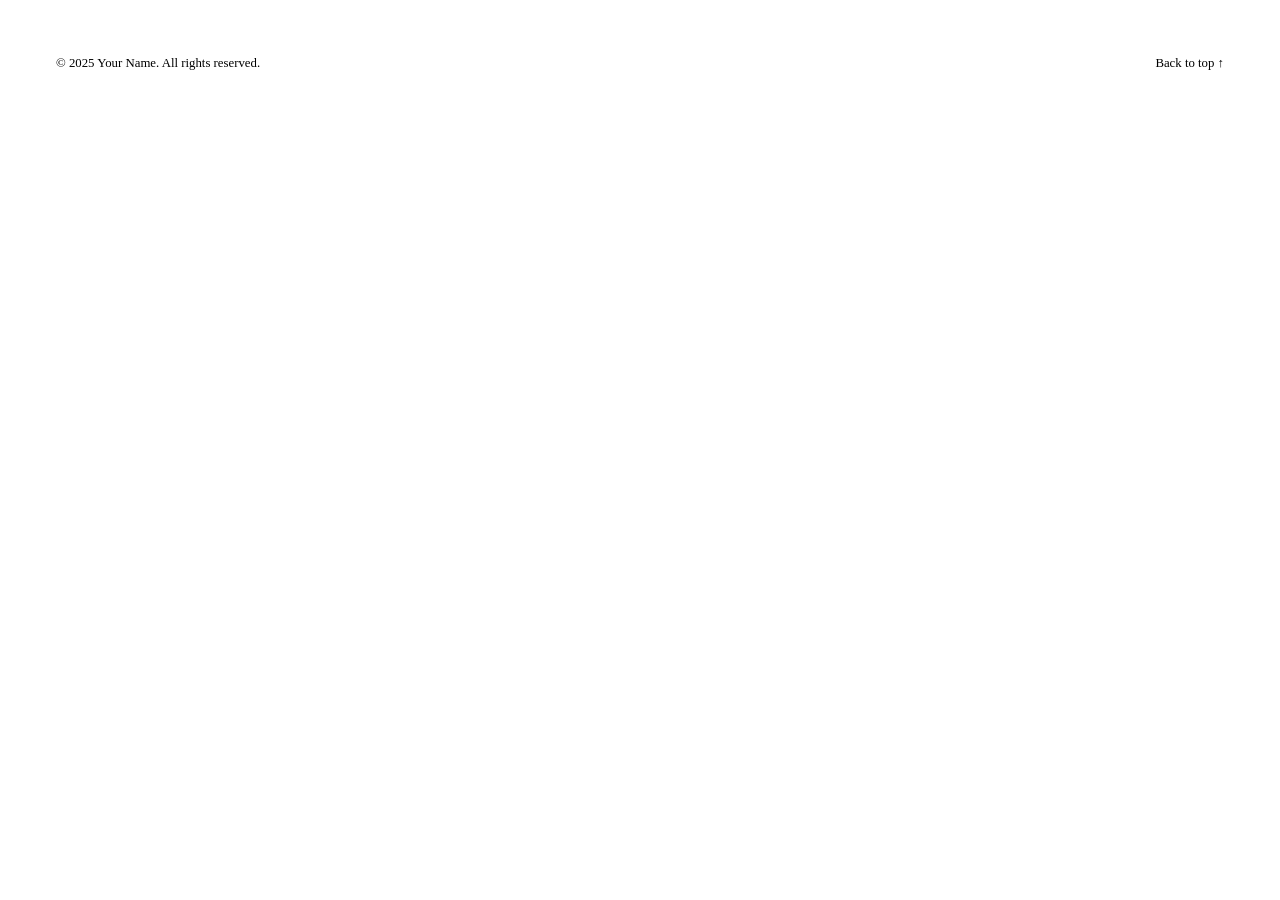
<file: layout/footer.html>
<head>
    <style>
        footer {
            padding: 3rem 3rem;
            display: flex;
            justify-content: space-between;
            align-items: center;
            border-top: 1px solid var(--gray-200);
            max-width: 1200px;
            margin: 0 auto;
        }

        .footer-copy {
            font-size: 0.8rem;
            color: var(--gray-400);
        }

        .footer-back {
            font-size: 0.8rem;
            color: var(--gray-400);
            cursor: pointer;
            text-decoration: none;
            display: flex;
            align-items: center;
            gap: 0.5rem;
        }
    </style>

</head>

<body>
    <footer>
        <span class="footer-copy">© 2025 Your Name. All rights reserved.</span>
        <a href="#" class="footer-back" onclick="window.scrollTo({top: 0, behavior: 'smooth'}); return false;">Back to
            top ↑</a>
    </footer>
</body>
</file>
<file: css/style.css>
*,
  *::before,
  *::after {
      box-sizing: border-box;
      margin: 0;
      padding: 0;
  }

  :root {
      --white: #ffffff;
      --black: #111111;
      --gray-100: #fafafa;
      --gray-200: #e8e8e5;
      --gray-400: #a0a09a;
      --gray-600: #6b6b66;
      --accent: #1a1a1a;
      --font: 'Inter', system-ui, -apple-system, sans-serif;
      --transition: 0.3s ease;
      --gradient-1: linear-gradient(135deg, #667eea 0%, #764ba2 100%);
      --gradient-2: linear-gradient(135deg, #f093fb 0%, #f5576c 100%);
      --gradient-3: linear-gradient(135deg, #4facfe 0%, #00f2fe 100%);
      --gradient-4: linear-gradient(135deg, #43e97b 0%, #38f9d7 100%);
      --gradient-5: linear-gradient(135deg, #fa709a 0%, #fee140 100%);
      --gradient-6: linear-gradient(135deg, #30cfd0 0%, #330867 100%);
      --gradient-flutter: linear-gradient(135deg, #02569B 0%, #13B9FD 100%);
      --gradient-dotnet: linear-gradient(135deg, #512BD4 0%, #7B3FF2 100%);
  }

  [data-theme="dark"] {
      --white: #060606;
      --black: #ffffff;
      --gray-100: #0d0d0d;
      --gray-200: #2a2a2a;
      --gray-400: #808080;
      --gray-600: #b0b0b0;
      --accent: #ffffff;
  }

  html {
      scroll-behavior: smooth;
  }

  body {
      font-family: var(--font);
      background: var(--white);
      color: var(--black);
      font-size: 16px;
      line-height: 1.6;
      -webkit-font-smoothing: antialiased;
      transition: background var(--transition), color var(--transition);
  }

  /* THEME TOGGLE */
  .theme-toggle {
      position: relative;
      width: 60px;
      height: 30px;
      background: var(--gray-200);
      border-radius: 100px;
      cursor: pointer;
      transition: background var(--transition);
      border: 1px solid var(--gray-200);
  }

  .theme-toggle-slider {
      position: absolute;
      top: 3px;
      left: 3px;
      width: 22px;
      height: 22px;
      background: var(--black);
      border-radius: 50%;
      transition: transform var(--transition), background var(--transition);
      display: flex;
      align-items: center;
      justify-content: center;
      font-size: 12px;
  }

  [data-theme="dark"] .theme-toggle-slider {
      transform: translateX(30px);
  }

  /* NAV */
  nav {
      position: fixed;
      top: 0;
      left: 0;
      right: 0;
      display: flex;
      justify-content: space-between;
      align-items: center;
      padding: 1.25rem 3rem;
      background: transparent;
      backdrop-filter: blur(12px);
      border-bottom: 1px solid var(--gray-200);
      z-index: 100;
      transition: background var(--transition), border-color var(--transition);
  }

  .nav-logo img {
      width: 100px;
      transition: filter 0.3s ease;
  }

  /* Dark mode → make logo pure white */
  body[data-theme="dark"] .nav-logo img {
      filter: brightness(0) invert(1);
  }

  /* Light mode → invert colors */
  body[data-theme="light"] .nav-logo img {
      filter: invert(1) brightness(1.2);
  }

  [data-theme="dark"] nav {
      background: transparent;
  }

  .nav-left {
      display: flex;
      align-items: center;
      gap: 2rem;
  }

  .nav-logo {
      font-size: 1.1rem;
      font-weight: 600;
      letter-spacing: -0.02em;
      color: var(--black);
      text-decoration: none;
      transition: color var(--transition);
  }

  .nav-links {
      display: flex;
      gap: 2rem;
      list-style: none;
  }

  .nav-links a {
      font-size: 0.875rem;
      color: var(--gray-600);
      text-decoration: none;
      letter-spacing: 0.01em;
      transition: color var(--transition);
  }

  .nav-links a:hover {
      color: var(--black);
  }

  .nav-mobile-toggle {
      display: none;
      background: none;
      border: none;
      cursor: pointer;
      padding: 0.5rem;
      z-index: 1001;
      position: relative;
  }

  .hamburger {
      width: 28px;
      height: 20px;
      position: relative;
      display: flex;
      flex-direction: column;
      justify-content: space-between;
  }

  .hamburger span {
      display: block;
      width: 100%;
      height: 2px;
      background: var(--black);
      transition: all 0.3s ease;
  }

  .hamburger.active span:nth-child(1) {
      transform: translateY(9px) rotate(45deg);
  }

  .hamburger.active span:nth-child(2) {
      opacity: 0;
  }

  .hamburger.active span:nth-child(3) {
      transform: translateY(-9px) rotate(-45deg);
  }

  /* Mobile Menu  */
  .nav-mobile-menu {
      position: fixed;
      top: 0;
      right: -100%;
      width: 80%;
      max-width: 320px;
      height: 100vh;
      background: var(--white);
      backdrop-filter: blur(20px);
      background: rgba(var(--white-rgb, 255, 255, 255), 0.98);
      z-index: 1000;
      padding: 5rem 2rem 2rem;
      transition: right 0.3s ease;
      box-shadow: -5px 0 30px rgba(0, 0, 0, 0.1);
      overflow-y: auto;
  }

  [data-theme="dark"] .nav-mobile-menu {
      background: rgba(6, 6, 6, 0.98);
  }

  .nav-mobile-menu.active {
      right: 0;
  }

  .nav-mobile-links {
      list-style: none;
      display: flex;
      flex-direction: column;
      gap: 1.5rem;
  }

  .nav-mobile-links a {
      font-size: 1.25rem;
      font-weight: 500;
      color: var(--black);
      text-decoration: none;
      padding: 0.5rem 0;
      display: block;
      border-bottom: 1px solid var(--gray-200);
      transition: color 0.2s;
  }

  .nav-mobile-links a:hover {
      color: var(--gray-600);
  }


  .mobile-menu-close {
      position: absolute;
      top: 1.25rem;
      right: 1.5rem;
      background: none;
      border: none;
      font-size: 1.75rem;
      cursor: pointer;
      color: var(--black);
  }


  .mobile-overlay {
      position: fixed;
      top: 0;
      left: 0;
      width: 100%;
      height: 100%;
      background: rgba(0, 0, 0, 0.5);
      z-index: 999;
      opacity: 0;
      visibility: hidden;
      transition: opacity 0.3s ease, visibility 0.3s ease;
  }

  .mobile-overlay.active {
      opacity: 1;
      visibility: visible;
  }


  @media (max-width: 768px) {
      .nav-links {
          display: none !important;
      }

      .nav-mobile-toggle {
          display: flex !important;
      }

      .nav-left {
          flex-direction: row !important;
          justify-content: space-between !important;
          width: 100%;
      }
  }

  @media (min-width: 769px) {

      .nav-mobile-toggle,
      .nav-mobile-menu,
      .mobile-overlay {
          display: none !important;
      }
  }

  nav {
      justify-content: space-between;
      align-items: center;
  }

  .nav-left {
      display: flex;
      align-items: center;
      gap: 2rem;
  }

  .nav-mobile-toggle {
      display: none;
  }

  /* HERO  */
  .hero {
      position: relative;
      min-height: 100vh;
      display: flex;
      flex-direction: column;
      justify-content: center;
      padding: 8rem 3rem 5rem;
      margin: 0 auto;
      z-index: 2;
      overflow: hidden;
      margin-bottom: 4rem;
  }

  .hero-content {
      position: relative;
      z-index: 2;
      max-width: 1200px;
      margin: 0 auto;
  }

  #hero-canvas {
      position: absolute;
      top: 0;
      left: 0;
      width: 100%;
      height: 100%;
      z-index: 0;
      pointer-events: none;
      display: block;
  }

  .hero>*:not(canvas) {
      position: relative;
      z-index: 2;
  }

  .hero-tag {
      display: inline-block;
      font-size: 0.75rem;
      letter-spacing: 0.12em;
      text-transform: uppercase;
      color: var(--gray-400);
      margin-bottom: 2rem;
  }

  .hero h1 {
      font-size: clamp(2.5rem, 6vw, 4.5rem);
      font-weight: 300;
      line-height: 1.15;
      letter-spacing: -0.04em;
      color: var(--black);
      margin-bottom: 1.75rem;
  }

  .hero h1 em {
      font-style: normal;
      font-weight: 600;
      background: linear-gradient(135deg, #667eea 0%, #764ba2 100%);
      -webkit-background-clip: text;
      -webkit-text-fill-color: transparent;
      background-clip: text;
  }

  .hero-desc {
      font-size: 1.125rem;
      color: var(--gray-600);
      max-width: 600px;
      line-height: 1.75;
      margin-bottom: 3rem;
  }

  .hero-cta {
      display: flex;
      gap: 1rem;
      align-items: center;
      flex-wrap: wrap;
  }

  .btn-primary {
      padding: 0.85rem 2.25rem;
      background: var(--black);
      color: var(--white);
      border: none;
      border-radius: 100px;
      font-size: 0.875rem;
      font-weight: 500;
      cursor: pointer;
      text-decoration: none;
      transition: opacity var(--transition), transform 0.2s;
      display: inline-block;
  }

  .btn-primary:hover {
      opacity: 0.85;
      transform: translateY(-2px);
  }

  .btn-ghost {
      font-size: 0.875rem;
      color: var(--gray-600);
      text-decoration: none;
      display: flex;
      align-items: center;
      gap: 0.4rem;
      transition: color var(--transition);
  }

  .btn-ghost:hover {
      color: var(--black);
  }

  .scroll-indicator {
      margin-top: 4rem;
      display: flex;
      align-items: center;
      gap: 0.75rem;
      color: var(--gray-400);
      font-size: 0.75rem;
      letter-spacing: 0.08em;
      text-transform: uppercase;
  }

  .scroll-line {
      width: 40px;
      height: 1px;
      background: var(--gray-400);
  }

  /* STATS */
  .stats-row {
      display: grid;
      grid-template-columns: repeat(auto-fit, minmax(150px, 1fr));
      gap: 1.5px;
      background: var(--gray-200);
      border: 1.5px solid var(--gray-200);
      max-width: 1100px;
      margin: 0 auto;
  }

  .stat {
      background: var(--white);
      padding: 2.5rem 2rem;
      text-align: center;
      transition: background var(--transition);
  }

  .stat-number {
      font-size: 2.5rem;
      font-weight: 300;
      letter-spacing: -0.04em;
      color: var(--black);
      line-height: 1;
      margin-bottom: 0.5rem;
  }

  .stat-label {
      font-size: 0.8rem;
      color: var(--gray-400);
      letter-spacing: 0.06em;
      text-transform: uppercase;
  }

  /* SECTION */
  .section {
      padding: 7rem 3rem;
      max-width: 1500px;
      margin: 0 auto;
  }

  .section-label {
      font-size: 0.75rem;
      letter-spacing: 0.12em;
      text-transform: uppercase;
      color: var(--gray-400);
      margin-bottom: 1rem;
  }

  .section-title {
      font-size: clamp(1.8rem, 3vw, 2.5rem);
      font-weight: 300;
      letter-spacing: -0.03em;
      margin-bottom: 3.5rem;
  }

  .section-badge {
      display: inline-flex;
      align-items: center;
      gap: 0.5rem;
      font-size: 0.75rem;
      letter-spacing: 0.12em;
      text-transform: uppercase;
      color: var(--gray-400);
      margin-bottom: 1rem;
  }

  .section-desc {
      font-size: 1rem;
      color: var(--gray-600);
      margin-bottom: 2rem;
      max-width: 600px;
  }

  /* EXPERIENCE TIMELINE */
  .timeline {
      position: relative;
      padding-left: 3rem;
  }

  .timeline::before {
      content: '';
      position: absolute;
      left: 0;
      top: 0;
      bottom: 0;
      width: 2px;
      background: var(--gray-200);
  }

  .timeline-item {
      position: relative;
      margin-bottom: 3rem;
      padding-bottom: 3rem;
      border-bottom: 1px solid var(--gray-200);
  }

  .timeline-item:last-child {
      border-bottom: none;
      margin-bottom: 0;
  }

  .timeline-marker {
      position: absolute;
      left: -3rem;
      top: 0.25rem;
      width: 12px;
      height: 12px;
      background: var(--black);
      border-radius: 50%;
      border: 3px solid var(--white);
      box-shadow: 0 0 0 2px var(--gray-200);
  }

  .timeline-date {
      font-size: 0.8rem;
      color: var(--gray-400);
      letter-spacing: 0.08em;
      text-transform: uppercase;
      margin-bottom: 0.75rem;
  }

  .timeline-title {
      font-size: 1.25rem;
      font-weight: 600;
      color: var(--black);
      margin-bottom: 0.5rem;
  }

  .timeline-company {
      font-size: 0.95rem;
      color: var(--gray-600);
      margin-bottom: 1.25rem;
  }

  .timeline-achievements {
      list-style: none;
      display: flex;
      flex-direction: column;
      gap: 0.75rem;
  }

  .timeline-achievements li {
      font-size: 0.9rem;
      color: var(--gray-600);
      line-height: 1.7;
      padding-left: 1.5rem;
      position: relative;
  }

  .timeline-achievements li::before {
      content: '→';
      position: absolute;
      left: 0;
      color: var(--gray-400);
  }

  /* PROJECTS GRID */
  .projects-grid {
      display: grid;
      grid-template-columns: repeat(2, 1fr);
      gap: 2rem;
      margin-bottom: 4rem;
  }

  .project-card {
      background: var(--gray-100);
      border-radius: 12px;
      overflow: hidden;
      cursor: pointer;
      transition: transform 0.3s, box-shadow 0.3s, background var(--transition);
      border: 1px solid var(--gray-200);
      text-decoration: none;
      color: inherit;
      display: block;
  }

  .project-card:hover {
      transform: translateY(-8px);
      box-shadow: 0 20px 40px rgba(0, 0, 0, 0.1);
  }

  [data-theme="dark"] .project-card:hover {
      box-shadow: 0 20px 40px rgba(0, 0, 0, 0.4);
  }

  .project-card.featured {
      grid-column: span 2;
  }



  .project-badge {
      position: absolute;
      top: 1.25rem;
      left: 1.25rem;
      padding: 0.5rem 1rem;
      background: var(--black);
      color: var(--white);
      font-size: 0.7rem;
      font-weight: 700;
      text-transform: uppercase;
      letter-spacing: 0.08em;
      border-radius: 100px;
      z-index: 10;
      display: flex;
      align-items: center;
      gap: 0.4rem;
      box-shadow: 0 4px 12px rgba(0, 0, 0, 0.2);
  }

  .project-badge.current {
      background: linear-gradient(135deg, #667eea 0%, #764ba2 100%);
  }

  .project-img {
      width: 100%;
      aspect-ratio: 16/10;
      position: relative;
      overflow: hidden;

  }

  .project-img img {
      width: 100%;
      height: 100%;
      object-fit: cover;
      object-position: center;
      transition: transform 0.6s cubic-bezier(0.4, 0, 0.2, 1);
  }

  .project-card:hover .project-img img {
      transform: scale(1.08);
  }


  .project-img-placeholder {
      width: 100%;
      height: 100%;
      display: flex;
      flex-direction: column;
      align-items: center;
      justify-content: center;
      gap: 1rem;
      color: white;
      font-size: 4rem;
      text-shadow: 0 2px 10px rgba(0, 0, 0, 0.2);
      transition: transform 0.6s cubic-bezier(0.4, 0, 0.2, 1);
  }

  .project-card:hover .project-img-placeholder {
      transform: scale(1.08);
  }

  .project-img-placeholder span {
      font-size: 0.9rem;
      font-weight: 700;
      letter-spacing: 0.15em;
      text-transform: uppercase;
      opacity: 0.9;
  }

  .project-img-overlay {
      position: absolute;
      bottom: 0;
      left: 0;
      right: 0;
      height: 50%;
      background: linear-gradient(to top, rgba(0, 0, 0, 0.3), transparent);
      pointer-events: none;
      opacity: 0;
      transition: opacity 0.3s ease;
  }



  body[data-theme="light"] .project-card.invert-on-light .project-img-placeholder {
      filter: invert(1) brightness(1.2);
  }

  .project-card:hover .project-img-overlay {
      opacity: 1;
  }

  .project-content {
      padding: 2rem;
  }

  .project-tags {
      display: flex;
      gap: 0.5rem;
      flex-wrap: wrap;
      margin-bottom: 1rem;
  }

  .tag {
      font-size: 0.7rem;
      letter-spacing: 0.05em;
      text-transform: uppercase;
      color: var(--gray-600);
      background: var(--gray-200);
      padding: 0.4rem 0.9rem;
      border-radius: 100px;
      font-weight: 600;
      transition: all var(--transition);
  }

  .tag-accent {
      background: var(--black);
      color: var(--white);
  }

  .project-title {
      font-size: 1.35rem;
      font-weight: 500;
      letter-spacing: -0.02em;
      color: var(--black);
      margin-bottom: 0.75rem;
      line-height: 1.3;
  }

  .project-desc {
      font-size: 0.9rem;
      color: var(--gray-600);
      line-height: 1.7;
      margin-bottom: 1.25rem;
  }

  .project-stats {
      display: flex;
      gap: 1.5rem;
      padding: 1rem 0;
      border-top: 1px solid var(--gray-200);
      margin-bottom: 1rem;
      flex-wrap: wrap;
  }

  .project-stat {
      display: flex;
      align-items: center;
      gap: 0.5rem;
      font-size: 0.85rem;
      color: var(--gray-600);
  }

  .project-stat i {
      color: var(--gray-400);
  }

  .project-stat strong {
      color: var(--black);
      font-weight: 700;
  }

  .project-link {
      display: inline-flex;
      align-items: center;
      gap: 0.5rem;
      font-size: 0.875rem;
      color: var(--black);
      text-decoration: none;
      font-weight: 500;
      transition: all var(--transition);
  }

  .project-link:hover {
      gap: 0.85rem;
  }

  .project-link i {
      transition: transform var(--transition);
  }

  .project-link:hover i {
      transform: translateX(4px);
  }


  /* BEFORE AFTER PREVIEW */
  .before-after-preview {
      display: grid;
      grid-template-columns: repeat(auto-fit, minmax(300px, 1fr));
      gap: 2rem;
      margin-top: 3rem;
  }

  .ba-preview-card {
      background: var(--gray-100);
      border: 1px solid var(--gray-200);
      border-radius: 12px;
      overflow: hidden;
      transition: all var(--transition);
  }

  .ba-preview-card:hover {
      transform: translateY(-4px);
      box-shadow: 0 12px 24px rgba(0, 0, 0, 0.1);
      border-color: var(--gray-400);
  }

  .ba-preview-img {
      position: relative;
      width: 100%;
      aspect-ratio: 16/10;
      overflow: hidden;
      cursor: ew-resize;
  }

  .ba-preview-before,
  .ba-preview-after {
      position: absolute;
      top: 0;
      left: 0;
      width: 100%;
      height: 100%;
      display: flex;
      align-items: center;
      justify-content: center;
      flex-direction: column;
      gap: 0.5rem;
      color: white;
  }

  .ba-preview-before {
      background: linear-gradient(135deg, #9ca3af 0%, #6b7280 100%);
      clip-path: inset(0 50% 0 0);
      z-index: 2;
  }

  .ba-preview-after {
      background: var(--gradient-1);
      z-index: 1;
  }

  .ba-preview-before i,
  .ba-preview-after i {
      font-size: 2.5rem;
      opacity: 0.6;
  }

  .ba-preview-before span,
  .ba-preview-after span {
      font-size: 0.75rem;
      font-weight: 700;
      text-transform: uppercase;
      letter-spacing: 0.1em;
      opacity: 0.8;
  }

  .ba-slider-handle {
      position: absolute;
      top: 0;
      bottom: 0;
      left: 50%;
      width: 3px;
      background: white;
      z-index: 10;
      transform: translateX(-50%);
      box-shadow: 0 0 10px rgba(0, 0, 0, 0.4);
  }

  .ba-slider-handle::before {
      content: '';
      position: absolute;
      top: 50%;
      left: 50%;
      transform: translate(-50%, -50%);
      width: 36px;
      height: 36px;
      background: white;
      border-radius: 50%;
      box-shadow: 0 4px 12px rgba(0, 0, 0, 0.2);
  }

  .ba-slider-handle::after {
      content: '⟷';
      position: absolute;
      top: 50%;
      left: 50%;
      transform: translate(-50%, -50%);
      font-size: 1rem;
      color: var(--gray-600);
      z-index: 11;
  }

  .ba-preview-content {
      padding: 1.25rem;
  }

  .ba-preview-title {
      font-size: 1rem;
      font-weight: 500;
      color: var(--black);
      margin-bottom: 0.25rem;
  }

  .ba-preview-desc {
      font-size: 0.85rem;
      color: var(--gray-600);
  }

  /* SKILLS SECTION  */
  .skills-wrapper {
      width: 100%;
  }


  .skills-tagline {
      display: flex;

      gap: 2rem;
      margin-top: 1.5rem;
      flex-wrap: wrap;
      margin-bottom: 3rem;
  }

  .skills-tagline-item {
      display: flex;
      align-items: center;
      gap: 0.5rem;
      font-size: 0.85rem;
      color: var(--gray-600);
  }

  .skills-categories {
      display: grid;
      grid-template-columns: repeat(4, 1fr);
      gap: 1.8rem;
      margin-bottom: 3rem;

  }

  /* Responsive */
  @media (max-width: 1100px) {
      .skills-categories {
          grid-template-columns: repeat(2, 1fr);
      }
  }

  @media (max-width: 640px) {
      .skills-categories {
          grid-template-columns: 1fr;
      }
  }

  .skill-category {
      background: var(--gray-100);

      border: 1px solid var(--gray-200);
      border-radius: 20px;
      padding: 1.8rem;
      transition: all var(--transition);
  }

  .skill-category:hover {
      transform: translateY(-5px);
      box-shadow: 0 15px 30px rgba(0, 0, 0, 0.08);

  }

  .skill-category-header {


      margin-bottom: 1.5rem;
  }

  .skill-category-icon {
      width: 100%;
      height: 100%;
      border-radius: 14px;

      align-items: center;
      justify-content: center;
      flex-shrink: 0;

  }

  .skill-icon-img {
      width: 100%;
      height: 100%;
      object-fit: cover;
      display: block;
      margin-bottom: 1.5rem;
  }


  .skill-category-title {

      font-size: 1.1rem;
      font-weight: 700;
      color: var(--black);
  }

  .skill-category-count {
      font-size: 0.7rem;
      color: var(--gray-400);
      text-transform: uppercase;
      letter-spacing: 0.05em;
      margin-top: 0.2rem;
  }

  .skill-list {
      display: flex;
      flex-wrap: wrap;
      gap: 0.6rem;
  }

  .skill-item {
      font-size: 0.78rem;
      padding: 0.4rem 1rem;
      background: var(--gray-200);
      color: var(--gray-600);
      border-radius: 100px;
      transition: all var(--transition);
      font-weight: 500;
  }

  .skill-item:hover {
      background: var(--black);
      color: var(--white);
      transform: scale(0.97);
  }

  /* Skill Bars */
  .skills-bars {
      display: grid;
      grid-template-columns: repeat(auto-fit, minmax(380px, 1fr));
      gap: 2rem;
      margin-top: 3rem;
  }

  .skill-bar-group {
      background: var(--gray-100);
      border: 1px solid var(--gray-200);
      border-radius: 16px;
      padding: 1.8rem;
  }

  .skill-bar-title {
      font-size: 1rem;
      font-weight: 600;
      color: var(--black);
      margin-bottom: 1.5rem;
      display: flex;
      align-items: center;
      gap: 0.6rem;
  }

  .skill-bar {
      margin-bottom: 1.3rem;
  }

  .skill-bar-header {
      display: flex;
      justify-content: space-between;
      align-items: center;
      margin-bottom: 0.5rem;
  }

  .skill-bar-name {
      font-size: 0.85rem;
      color: var(--black);
      font-weight: 500;
  }

  .skill-bar-percent {
      font-size: 0.7rem;
      color: var(--gray-400);
      font-weight: 600;
  }

  .skill-bar-track {
      width: 100%;
      height: 6px;
      background: var(--gray-200);
      border-radius: 100px;
      overflow: hidden;
  }

  .skill-bar-fill {
      height: 100%;
      background: var(--black);
      border-radius: 100px;
      width: 0%;
      transition: width 1s ease-out;
  }

  .divider {
      width: 100%;
      height: 1px;
      background: var(--gray-200);
      max-width: 1200px;
      margin: 0 auto;
  }

  .about-grid {
      display: grid;
      grid-template-columns: 1fr 1fr;
      gap: 5rem;
      align-items: start;
  }

  .about-text p {
      font-size: 1.05rem;
      color: var(--gray-600);
      line-height: 1.8;
      margin-bottom: 1.5rem;
  }

  .cert-list {
      display: flex;
      flex-direction: column;
      gap: 0;
      border-top: 1px solid var(--gray-200);
  }

  .cert-item {
      padding: 1.25rem 0;
      border-bottom: 1px solid var(--gray-200);
  }

  .cert-name {
      font-size: 0.95rem;
      color: var(--black);
      font-weight: 500;
      margin-bottom: 0.25rem;
  }

  .cert-org {
      font-size: 0.8rem;
      color: var(--gray-400);
  }

  .contact-inner {
      /* display: grid; */
      grid-template-columns: 1fr 1fr;
      gap: 5rem;
      align-items: start;
  }

  .contact-left h2 {
      font-size: clamp(1.8rem, 3vw, 2.5rem);
      font-weight: 300;
      margin-bottom: 1rem;
  }

  .contact-left p {
      color: var(--gray-600);
      margin-bottom: 2rem;
  }

  .social-links {
      display: flex;
      flex-direction: column;
      gap: 0;
      border-top: 1px solid var(--gray-200);
  }

  .social-link {
      display: flex;
      justify-content: space-between;
      align-items: center;
      padding: 1rem 0;
      border-bottom: 1px solid var(--gray-200);
      text-decoration: none;
      color: var(--black);
      font-size: 0.9rem;
      transition: all 0.2s;
  }

  .social-link:hover {
      color: var(--gray-600);
      padding-left: 0.5rem;
  }

  .contact-form {
      display: flex;
      flex-direction: column;
      gap: 1.5rem;
  }

  .form-group {
      display: flex;
      flex-direction: column;
      gap: 0.5rem;
  }

  .form-group label {
      font-size: 0.75rem;
      letter-spacing: 0.08em;
      text-transform: uppercase;
      color: var(--gray-400);
  }

  .form-group input,
  .form-group textarea {
      background: var(--gray-100);
      border: 1px solid var(--gray-200);
      border-radius: 8px;
      padding: 0.875rem 1.25rem;
      font-size: 0.9rem;
      color: var(--black);
      width: 100%;
      font-family: var(--font);
  }

  footer {
      padding: 3rem 3rem;
      display: flex;
      justify-content: space-between;
      align-items: center;
      border-top: 1px solid var(--gray-200);
      max-width: 1200px;
      margin: 0 auto;
  }

  .footer-logo img {
      width: 50px;
      transition: filter 0.3s ease;
      color: inherit;

  }

  .footer-logo {
      text-decoration: none;
      color: inherit;
  }

  .footer-copy {
      font-size: 0.8rem;
      color: var(--gray-400);
  }

  .footer-back {
      font-size: 0.8rem;
      color: var(--gray-400);
      cursor: pointer;
      text-decoration: none;
      display: flex;
      align-items: center;
      gap: 0.5rem;
  }

  @media (max-width: 1024px) {

      .about-grid,
      .contact-inner,
      .projects-grid {
          grid-template-columns: 1fr;
      }

      .project-card.featured {
          grid-column: span 1;
      }

      .skills-bars {
          grid-template-columns: 1fr;
      }
  }

  @media (max-width: 768px) {
      nav {
          padding: 1rem 1.5rem;
      }

      .nav-left {
          flex-direction: column;
          align-items: flex-start;
          gap: 1rem;
      }

      .hero {
          padding: 6rem 1.5rem 4rem;
      }

      .section {
          padding: 4rem 1.5rem;
      }

      .stats-row {
          margin: 0 1.5rem;
      }

      .timeline {
          padding-left: 2rem;
      }

      .timeline-marker {
          left: -2rem;
      }
  }

  .animate-on-scroll {
      opacity: 0;
      transform: translateY(30px);
      transition: opacity 0.6s ease-out, transform 0.6s ease-out;
  }

  .animate-on-scroll.visible {
      opacity: 1;
      transform: translateY(0);
  }
</file>
